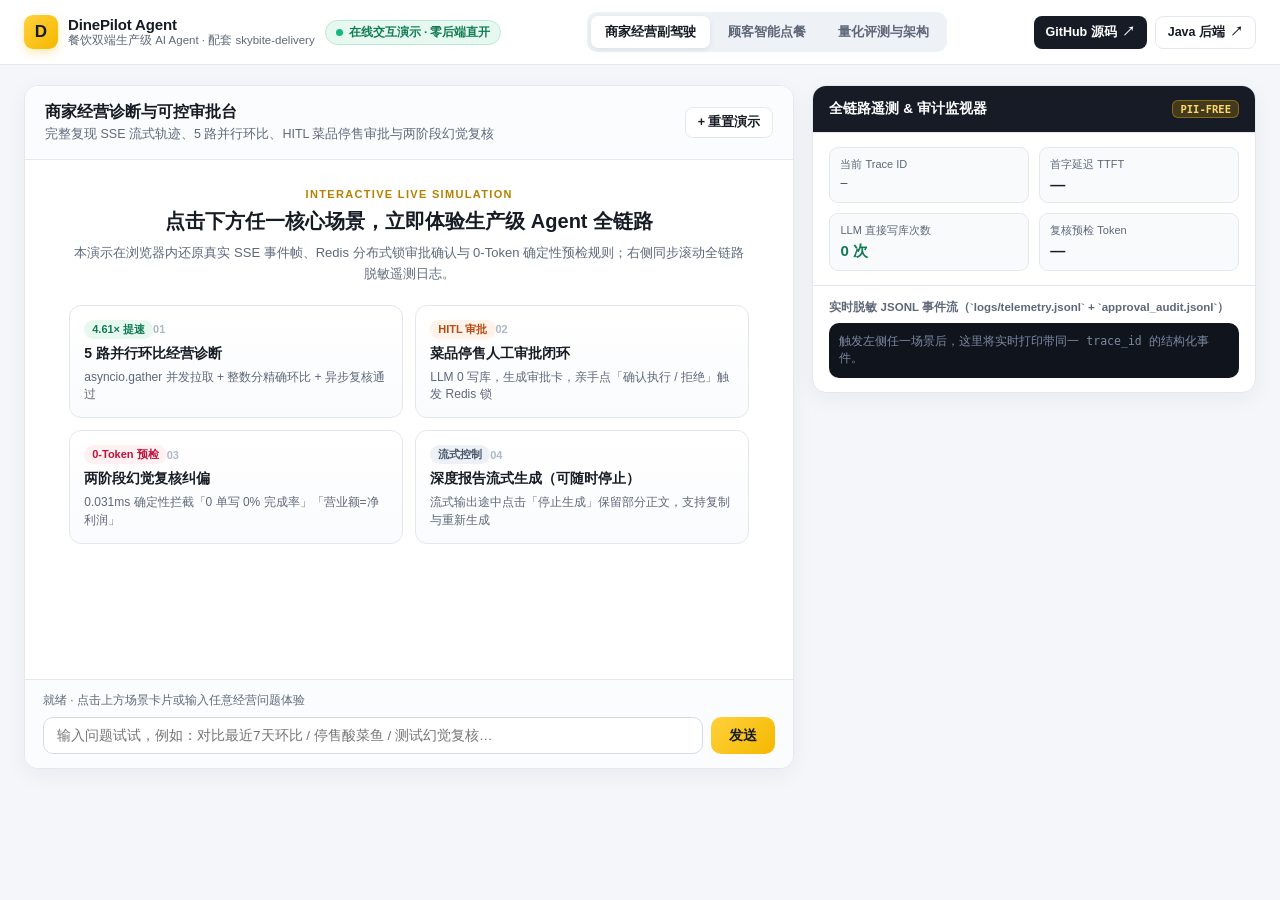
<file: docs/index.html>
<!doctype html>
<html lang="zh-CN">
<head>
  <meta charset="utf-8">
  <meta name="viewport" content="width=device-width, initial-scale=1">
  <title>DinePilot Agent — 餐饮双端 AI Agent 在线交互演示</title>
  <meta name="description" content="DinePilot Agent 在线交互演示：SSE 流式轨迹、5 路并行环比诊断、HITL 写操作人工审批、两阶段异步幻觉复核与双端权限隔离。">
  <link rel="icon" href="data:image/svg+xml,<svg xmlns='http://www.w3.org/2000/svg' viewBox='0 0 32 32'><rect width='32' height='32' rx='8' fill='%23f5b800'/><text x='16' y='22' text-anchor='middle' font-size='18' font-weight='800' fill='%23171b24'>D</text></svg>">
  <link rel="stylesheet" href="./demo.css">
  <script type="module" src="./demo.mjs"></script>
</head>
<body>
  <div class="dp-shell">
    <header class="dp-topbar">
      <div class="dp-brand">
        <span class="dp-logo" aria-hidden="true">D</span>
        <div class="dp-brand-copy">
          <strong>DinePilot Agent</strong>
          <small>餐饮双端生产级 AI Agent · 配套 skybite-delivery</small>
        </div>
        <span class="dp-pill dp-pill--live"><span class="dp-dot"></span>在线交互演示 · 零后端直开</span>
      </div>

      <nav class="dp-tabs" role="tablist" aria-label="演示视角切换">
        <button class="dp-tab active" type="button" role="tab" aria-selected="true" data-tab="merchant">商家经营副驾驶</button>
        <button class="dp-tab" type="button" role="tab" aria-selected="false" data-tab="customer">顾客智能点餐</button>
        <button class="dp-tab" type="button" role="tab" aria-selected="false" data-tab="benchmarks">量化评测与架构</button>
      </nav>

      <div class="dp-top-links">
        <a class="dp-link-btn" href="https://github.com/zak78805-art/dinepilot-agent" target="_blank" rel="noopener noreferrer">
          <span>GitHub 源码</span>
          <span aria-hidden="true">↗</span>
        </a>
        <a class="dp-link-btn dp-link-btn--ghost" href="https://github.com/zak78805-art/skybite-delivery" target="_blank" rel="noopener noreferrer">
          <span>Java 后端</span>
          <span aria-hidden="true">↗</span>
        </a>
      </div>
    </header>

    <main class="dp-main">
      <!-- TAB 1: MERCHANT PLAYGROUND -->
      <section id="panel-merchant" class="dp-panel dp-grid">
        <div class="dp-chat-card">
          <div class="dp-card-head">
            <div>
              <h2>商家经营诊断与可控审批台</h2>
              <p>完整复现 SSE 流式轨迹、5 路并行环比、HITL 菜品停售审批与两阶段幻觉复核</p>
            </div>
            <button id="m-reset" class="dp-btn-ghost" type="button">+ 重置演示</button>
          </div>

          <div id="m-conversation" class="dp-conversation">
            <div id="m-welcome" class="dp-welcome">
              <div class="dp-eyebrow">INTERACTIVE LIVE SIMULATION</div>
              <h3>点击下方任一核心场景，立即体验生产级 Agent 全链路</h3>
              <p class="dp-sub">本演示在浏览器内还原真实 SSE 事件帧、Redis 分布式锁审批确认与 0-Token 确定性预检规则；右侧同步滚动全链路脱敏遥测日志。</p>
              <div class="dp-scenario-grid">
                <button class="dp-scenario" type="button" data-m-scenario="parallel">
                  <div class="dp-scenario-top"><span class="dp-tag dp-tag--emerald">4.61× 提速</span><span class="dp-idx">01</span></div>
                  <b>5 路并行环比经营诊断</b>
                  <small>asyncio.gather 并发拉取 + 整数分精确环比 + 异步复核通过</small>
                </button>
                <button class="dp-scenario" type="button" data-m-scenario="hitl">
                  <div class="dp-scenario-top"><span class="dp-tag dp-tag--amber">HITL 审批</span><span class="dp-idx">02</span></div>
                  <b>菜品停售人工审批闭环</b>
                  <small>LLM 0 写库，生成审批卡，亲手点「确认执行 / 拒绝」触发 Redis 锁</small>
                </button>
                <button class="dp-scenario" type="button" data-m-scenario="hallucination">
                  <div class="dp-scenario-top"><span class="dp-tag dp-tag--rose">0-Token 预检</span><span class="dp-idx">03</span></div>
                  <b>两阶段幻觉复核纠偏</b>
                  <small>0.031ms 确定性拦截「0 单写 0% 完成率」「营业额=净利润」</small>
                </button>
                <button class="dp-scenario" type="button" data-m-scenario="stream-stop">
                  <div class="dp-scenario-top"><span class="dp-tag dp-tag--slate">流式控制</span><span class="dp-idx">04</span></div>
                  <b>深度报告流式生成（可随时停止）</b>
                  <small>流式输出途中点击「停止生成」保留部分正文，支持复制与重新生成</small>
                </button>
              </div>
            </div>
            <div id="m-messages" class="dp-messages" aria-live="polite"></div>
          </div>

          <div class="dp-composer">
            <div id="m-status" class="dp-status">就绪 · 点击上方场景卡片或输入任意经营问题体验</div>
            <form id="m-form" class="dp-form">
              <input id="m-input" type="text" maxlength="500" placeholder="输入问题试试，例如：对比最近7天环比 / 停售酸菜鱼 / 测试幻觉复核…">
              <button id="m-stop" class="dp-btn-danger" type="button" hidden>■ 停止生成</button>
              <button id="m-send" class="dp-btn-primary" type="submit">发送</button>
            </form>
          </div>
        </div>

        <aside class="dp-inspector" aria-label="全链路可观测面板">
          <div class="dp-inspector-head">
            <strong>全链路遥测 & 审计监视器</strong>
            <span class="dp-badge-mono">PII-FREE</span>
          </div>

          <div class="dp-kpi-row">
            <div class="dp-kpi">
              <span>当前 Trace ID</span>
              <code id="ins-trace">—</code>
            </div>
            <div class="dp-kpi">
              <span>首字延迟 TTFT</span>
              <strong id="ins-ttft">—</strong>
            </div>
            <div class="dp-kpi">
              <span>LLM 直接写库次数</span>
              <strong id="ins-writes" class="dp-green">0 次</strong>
            </div>
            <div class="dp-kpi">
              <span>复核预检 Token</span>
              <strong id="ins-rev-tok">—</strong>
            </div>
          </div>

          <div class="dp-log-section">
            <div class="dp-log-title">实时脱敏 JSONL 事件流（`logs/telemetry.jsonl` + `approval_audit.jsonl`）</div>
            <div id="ins-logs" class="dp-log-stream">
              <div class="dp-log-empty">触发左侧任一场景后，这里将实时打印带同一 trace_id 的结构化事件。</div>
            </div>
          </div>
        </aside>
      </section>

      <!-- TAB 2: CUSTOMER PLAYGROUND -->
      <section id="panel-customer" class="dp-panel dp-grid" hidden>
        <div class="dp-chat-card">
          <div class="dp-card-head">
            <div>
              <h2>顾客智能点餐助手（独立零信任只读边界）</h2>
              <p>独立用户 JWT · 仅 6 个只读工具 · GET 路径白名单 · 自动剥离手机号与地址</p>
            </div>
            <button id="c-reset" class="dp-btn-ghost" type="button">+ 重置演示</button>
          </div>

          <div id="c-conversation" class="dp-conversation">
            <div id="c-welcome" class="dp-welcome">
              <div class="dp-eyebrow">CUSTOMER READ-ONLY SANDBOX</div>
              <h3>体验顾客端预算配餐、隐私脱敏查单与越权拦截</h3>
              <div class="dp-scenario-grid dp-scenario-grid--three">
                <button class="dp-scenario" type="button" data-c-scenario="meal">
                  <div class="dp-scenario-top"><span class="dp-tag dp-tag--emerald">预算配餐</span><span class="dp-idx">01</span></div>
                  <b>两人 60 元不辣推荐</b>
                  <small>精确分加总推荐组合，显式声明不含配送/打包费与过敏原边界</small>
                </button>
                <button class="dp-scenario" type="button" data-c-scenario="orders">
                  <div class="dp-scenario-top"><span class="dp-tag dp-tag--slate">隐私投影</span><span class="dp-idx">02</span></div>
                  <b>查询本人最近订单</b>
                  <small>二次核验 userId 归属，自动剔除 phone / address / consignee</small>
                </button>
                <button class="dp-scenario" type="button" data-c-scenario="blocked">
                  <div class="dp-scenario-top"><span class="dp-tag dp-tag--rose">安全红队</span><span class="dp-idx">03</span></div>
                  <b>尝试越权停售菜品 / 催单</b>
                  <small>演示跨端 401 拒绝与 GET 写副作用路径白名单拦截</small>
                </button>
              </div>
            </div>
            <div id="c-messages" class="dp-messages" aria-live="polite"></div>
          </div>

          <div class="dp-composer">
            <div id="c-status" class="dp-status">用户凭证模式：独立 Bearer JWT（不读取管理端 Cookie）</div>
            <form id="c-form" class="dp-form">
              <input id="c-input" type="text" maxlength="500" placeholder="例如：两人60元不辣选餐 / 查我的订单 / 帮我取消订单…">
              <button id="c-send" class="dp-btn-primary" type="submit">发送</button>
            </form>
          </div>
        </div>

        <aside class="dp-inspector">
          <div class="dp-inspector-head">
            <strong>双端安全隔离清单（实测通过）</strong>
            <span class="dp-badge-mono">ZERO-TRUST</span>
          </div>
          <ul class="dp-sec-list">
            <li><b>认证硬隔离</b>：顾客 JWT 访问商家 8 个端点全部 <code>401</code>；管理员 JWT 访问顾客端 2 个端点全部 <code>401</code>。</li>
            <li><b>路径白名单</b>：显式阻断 <code>/admin/*</code> 与旧 API 写副作用 <code>GET /user/order/reminder/{id}</code>。</li>
            <li><b>连接池零串号</b>：共享 <code>httpx.AsyncClient</code> 不挂载默认鉴权头，每次请求由协程 <code>ContextVar</code> 独立注入。</li>
            <li><b>PII 自动剥离</b>：订单查询强制二次校验 <code>record.userId == current_customer_id</code>，剔除手机号、门牌与姓名。</li>
            <li><b>限流与配额防刷</b>：按 <code>(role, user_id)</code> 滑动窗口限流与每日 Token 预算熔断，超限返回 <code>429 + Retry-After</code>。</li>
          </ul>
        </aside>
      </section>

      <!-- TAB 3: BENCHMARKS & METRICS -->
      <section id="panel-benchmarks" class="dp-panel" hidden>
        <div class="dp-bench-wrap">
          <div class="dp-bench-hero">
            <div class="dp-kpi-card"><span>百炼 36 例有效复核准确率</span><strong>100%</strong><small>33/33 有效结论 · 0% 误报 · 0% 漏报</small></div>
            <div class="dp-kpi-card"><span>复核超时率优化（A/B 实测）</span><strong>35.7% → 8.3%</strong><small>0-Token 规则拦截 19.4%（0.031 ms）</small></div>
            <div class="dp-kpi-card"><span>5 路并行环比诊断加速</span><strong>4.61×</strong><small>604.9 ms → 131.3 ms（延迟降 78.3%）</small></div>
            <div class="dp-kpi-card"><span>跨栈全离线自动化测试</span><strong>351 项</strong><small>Python 286 · Node 58 · Java 7 · 0 密钥泄漏</small></div>
          </div>

          <div class="dp-bench-grid">
            <article class="dp-bench-card">
              <h3>两阶段经营报告幻觉复核 A/B 评测（通义千问 qwen3.7-plus）</h3>
              <table class="dp-table">
                <thead>
                  <tr><th>版本</th><th>样本数</th><th>0-Token 规则拦截</th><th>有效准确率</th><th>误报 / 漏报</th><th>超时率</th></tr>
                </thead>
                <tbody>
                  <tr><td>Baseline（纯 LLM · 12.5s）</td><td>14</td><td>1（7.1%）</td><td>9/9（100%）</td><td>0% / 0%</td><td>35.7%（5/14）</td></tr>
                  <tr class="dp-highlight"><td><strong>Optimized（整数预检 + 22s）</strong></td><td><strong>36</strong></td><td><strong>7（19.4%）</strong></td><td><strong>33/33（100%）</strong></td><td><strong>0.0% / 0.0%</strong></td><td><strong>8.3%（3/36）</strong></td></tr>
                </tbody>
              </table>
              <p class="dp-bench-note">原始评测报告已归档于仓库 <code>docs/benchmarks/review-eval-36-live-qwen3.7-plus.json</code>，包含 2/2 Prompt Injection 防御全通过证据。</p>
            </article>

            <article class="dp-bench-card">
              <h3>受控并行工作流 vs 串行执行延迟基准（5 路聚合接口）</h3>
              <table class="dp-table">
                <thead>
                  <tr><th>编排方案</th><th>均值</th><th>P50</th><th>P95</th><th>对比提升</th></tr>
                </thead>
                <tbody>
                  <tr><td>串行顺序调用（5 次 I/O）</td><td>604.9 ms</td><td>603.9 ms</td><td>608.4 ms</td><td>基线</td></tr>
                  <tr class="dp-highlight"><td><strong>asyncio.gather 并行扇出</strong></td><td><strong>131.3 ms</strong></td><td><strong>126.7 ms</strong></td><td><strong>140.1 ms</strong></td><td><strong>4.61× 加速 / -78.3%</strong></td></tr>
                </tbody>
              </table>
              <p class="dp-bench-note">含上期接口异常自动局部降级（<code>previous_available=False</code>）与整数分（cents）/ 万分比（bps）防浮点误差计算。</p>
            </article>
          </div>

          <div class="dp-bench-screens">
            <figure class="dp-shot">
              <img src="./images/merchant-assistant.png" alt="商家经营助手实拍截图" loading="lazy">
              <figcaption>本地全栈联调实拍 · 商家端经营助手（对接苍穹外卖管理端 Nginx 同源集成）</figcaption>
            </figure>
            <figure class="dp-shot">
              <img src="./images/customer-assistant.png" alt="顾客点餐助手实拍截图" loading="lazy">
              <figcaption>本地全栈联调实拍 · 顾客端智能点餐助手（独立用户 JWT，零管理端 Cookie 依赖）</figcaption>
            </figure>
          </div>
        </div>
      </section>
    </main>
  </div>
</body>
</html>
</file>
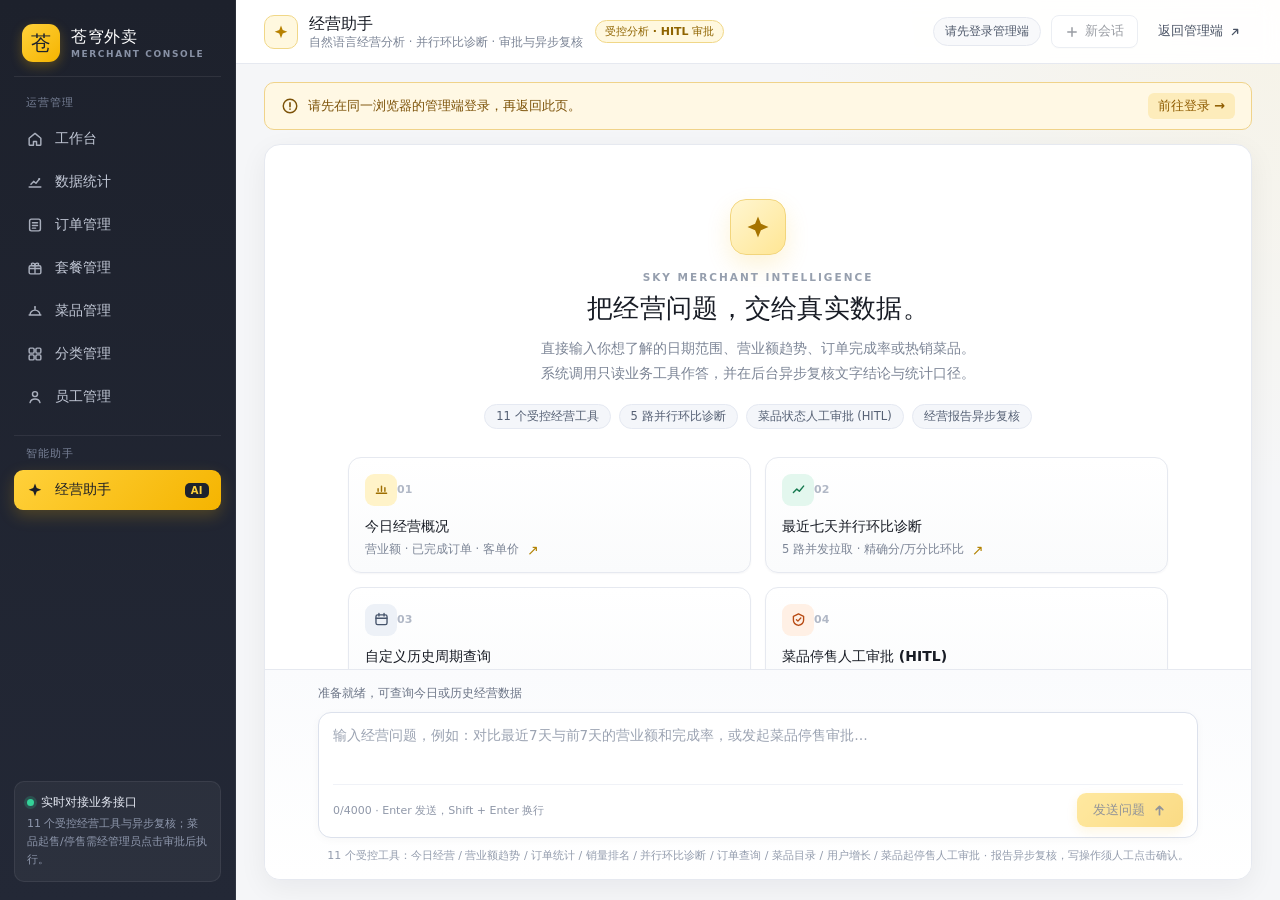
<file: web/index.html>
<!doctype html>
<html lang="zh-CN">
<head>
  <meta charset="utf-8">
  <meta name="viewport" content="width=device-width, initial-scale=1">
  <meta name="referrer" content="same-origin">
  <title>经营助手 · 苍穹外卖</title>
  <link rel="icon" href="data:,">
  <link rel="stylesheet" href="./styles.css">
  <script type="module" src="./app.mjs"></script>
</head>
<body>
  <div class="app-shell">
    <aside class="sidebar" aria-label="管理导航">
      <a class="brand" href="/" aria-label="返回苍穹外卖管理端">
        <span class="brand-mark" aria-hidden="true">苍</span>
        <span class="brand-text">
          <strong>苍穹外卖</strong>
          <small>MERCHANT CONSOLE</small>
        </span>
      </a>

      <div class="nav-group">
        <div class="nav-caption">运营管理</div>
        <a class="nav-item" href="/#/dashboard">
          <svg class="nav-icon" viewBox="0 0 20 20" fill="none" aria-hidden="true"><path d="M3.5 9.2 10 3.8l6.5 5.4V16a1 1 0 0 1-1 1h-3.8v-4.2H8.3V17H4.5a1 1 0 0 1-1-1V9.2Z" stroke="currentColor" stroke-width="1.6" stroke-linejoin="round"/></svg>
          <span>工作台</span>
        </a>
        <a class="nav-item" href="/#/statistics">
          <svg class="nav-icon" viewBox="0 0 20 20" fill="none" aria-hidden="true"><path d="M3.5 15.5h13M5.5 12.5l3-3.2 2.6 2.1 3.6-4.6" stroke="currentColor" stroke-width="1.6" stroke-linecap="round" stroke-linejoin="round"/><circle cx="14.7" cy="6.8" r="1.2" fill="currentColor"/></svg>
          <span>数据统计</span>
        </a>
        <a class="nav-item" href="/#/order">
          <svg class="nav-icon" viewBox="0 0 20 20" fill="none" aria-hidden="true"><rect x="4" y="3.5" width="12" height="13" rx="2" stroke="currentColor" stroke-width="1.6"/><path d="M7.2 7.5h5.6M7.2 10.5h5.6M7.2 13.5h3.5" stroke="currentColor" stroke-width="1.6" stroke-linecap="round"/></svg>
          <span>订单管理</span>
        </a>
        <a class="nav-item" href="/#/setmeal">
          <svg class="nav-icon" viewBox="0 0 20 20" fill="none" aria-hidden="true"><rect x="3.5" y="7.5" width="13" height="9" rx="1.6" stroke="currentColor" stroke-width="1.6"/><path d="M10 7.5v9M3.5 10.5h13M10 7.5c0-1.9-1.1-3-2.5-3S5.5 5.4 6.5 6.8c.5.7 1.8.7 3.5.7Zm0 0c0-1.9 1.1-3 2.5-3s2 .9 1 2.3c-.5.7-1.8.7-3.5.7Z" stroke="currentColor" stroke-width="1.5" stroke-linejoin="round"/></svg>
          <span>套餐管理</span>
        </a>
        <a class="nav-item" href="/#/dish">
          <svg class="nav-icon" viewBox="0 0 20 20" fill="none" aria-hidden="true"><path d="M3.5 14.5h13M4.5 14.5a5.5 5.5 0 0 1 11 0M10 6.5V9" stroke="currentColor" stroke-width="1.6" stroke-linecap="round"/><circle cx="10" cy="5.5" r="1.1" fill="currentColor"/></svg>
          <span>菜品管理</span>
        </a>
        <a class="nav-item" href="/#/category">
          <svg class="nav-icon" viewBox="0 0 20 20" fill="none" aria-hidden="true"><rect x="3.5" y="3.5" width="5.5" height="5.5" rx="1.3" stroke="currentColor" stroke-width="1.6"/><rect x="11" y="3.5" width="5.5" height="5.5" rx="1.3" stroke="currentColor" stroke-width="1.6"/><rect x="3.5" y="11" width="5.5" height="5.5" rx="1.3" stroke="currentColor" stroke-width="1.6"/><rect x="11" y="11" width="5.5" height="5.5" rx="1.3" stroke="currentColor" stroke-width="1.6"/></svg>
          <span>分类管理</span>
        </a>
        <a class="nav-item" href="/#/employee">
          <svg class="nav-icon" viewBox="0 0 20 20" fill="none" aria-hidden="true"><circle cx="10" cy="6.8" r="2.8" stroke="currentColor" stroke-width="1.6"/><path d="M4.5 16.2c.7-2.6 2.7-4 5.5-4s4.8 1.4 5.5 4" stroke="currentColor" stroke-width="1.6" stroke-linecap="round"/></svg>
          <span>员工管理</span>
        </a>
      </div>

      <div class="nav-group nav-group--ai">
        <div class="nav-caption">智能助手</div>
        <a class="nav-item active" href="/assistant/" aria-current="page">
          <svg class="nav-icon" viewBox="0 0 20 20" fill="none" aria-hidden="true"><path d="M10 2.8 11.9 7.8 17 9.8l-5.1 2-1.9 5.2-1.9-5.2L3 9.8l5.1-2L10 2.8Z" fill="currentColor"/></svg>
          <span>经营助手</span>
          <span class="nav-tag">AI</span>
        </a>
      </div>

      <div class="sidebar-note">
        <div class="sidebar-note-title"><span class="live-dot" aria-hidden="true"></span>实时对接业务接口</div>
        <p>11 个受控经营工具与异步复核；菜品起售/停售需经管理员点击审批后执行。</p>
      </div>
    </aside>

    <div class="workspace">
      <header class="topbar">
        <div class="topbar-left">
          <div class="topbar-title">
            <span class="assistant-symbol" aria-hidden="true">
              <svg viewBox="0 0 20 20" fill="none"><path d="M10 2.8 11.9 7.8 17 9.8l-5.1 2-1.9 5.2-1.9-5.2L3 9.8l5.1-2L10 2.8Z" fill="currentColor"/></svg>
            </span>
            <div>
              <h1>经营助手</h1>
              <span class="topbar-subtitle">自然语言经营分析 · 并行环比诊断 · 审批与异步复核</span>
            </div>
          </div>
          <span class="beta">受控分析 · HITL 审批</span>
        </div>

        <div class="topbar-actions">
          <span id="connection-status" class="connection-status">登录状态检查中</span>
          <button id="new-session" class="secondary" type="button">
            <svg viewBox="0 0 16 16" fill="none" aria-hidden="true"><path d="M8 3.2v9.6M3.2 8h9.6" stroke="currentColor" stroke-width="1.7" stroke-linecap="round"/></svg>
            <span>新会话</span>
          </button>
          <a class="back-link" href="/#/dashboard">
            <span>返回管理端</span>
            <svg viewBox="0 0 16 16" fill="none" aria-hidden="true"><path d="M5 11 11 5M6.5 5H11v4.5" stroke="currentColor" stroke-width="1.6" stroke-linecap="round" stroke-linejoin="round"/></svg>
          </a>
        </div>
      </header>

      <main class="main-content">
        <div id="auth-notice" class="auth-notice" role="alert" hidden>
          <div class="auth-notice-body">
            <svg viewBox="0 0 20 20" fill="none" aria-hidden="true"><circle cx="10" cy="10" r="7.5" stroke="currentColor" stroke-width="1.6"/><path d="M10 6.5v4.3M10 13.5h.01" stroke="currentColor" stroke-width="1.8" stroke-linecap="round"/></svg>
            <span id="auth-text">请先在管理端登录，再返回此页。</span>
          </div>
          <a class="auth-notice-link" href="/#/login">前往登录 →</a>
        </div>

        <section class="chat-panel" aria-label="经营数据对话">
          <div id="conversation" class="conversation" tabindex="0" aria-label="对话记录">
            <section id="welcome" class="welcome">
              <div class="welcome-mark" aria-hidden="true">
                <svg viewBox="0 0 28 28" fill="none"><path d="M14 3.5 16.9 10.7 24.5 14l-7.6 3.3L14 24.5l-2.9-7.2L3.5 14l7.6-3.3L14 3.5Z" fill="currentColor"/></svg>
              </div>
              <div class="welcome-eyebrow">SKY MERCHANT INTELLIGENCE</div>
              <h2>把经营问题，交给真实数据。</h2>
              <p>直接输入你想了解的日期范围、营业额趋势、订单完成率或热销菜品。<br>系统调用只读业务工具作答，并在后台异步复核文字结论与统计口径。</p>

              <div class="capability-pills" aria-hidden="true">
                <span>11 个受控经营工具</span>
                <span>5 路并行环比诊断</span>
                <span>菜品状态人工审批 (HITL)</span>
                <span>经营报告异步复核</span>
              </div>

              <div class="quick-questions">
                <button class="quick-question" type="button" data-question="查询今天的经营数据，说明营业额、已完成订单数和客单价，并注明统计口径。">
                  <div class="quick-question-top">
                    <span class="quick-icon quick-icon--gold" aria-hidden="true">
                      <svg viewBox="0 0 20 20" fill="none"><path d="M4 14.5h12M6 12V9M10 12V6M14 12V8" stroke="currentColor" stroke-width="1.7" stroke-linecap="round"/></svg>
                    </span>
                    <span class="quick-index">01</span>
                  </div>
                  <b>今日经营概况</b>
                  <small><span>营业额 · 已完成订单 · 客单价</span><i>↗</i></small>
                </button>
                <button class="quick-question" type="button" data-question="对比最近7天与前7天的经营情况，并发拉取营业额、订单完成率和热销商品做环比诊断，并注明包含今天的口径限制。">
                  <div class="quick-question-top">
                    <span class="quick-icon quick-icon--emerald" aria-hidden="true">
                      <svg viewBox="0 0 20 20" fill="none"><path d="M4 13.5 8 9.5l3 2.5 5-6" stroke="currentColor" stroke-width="1.7" stroke-linecap="round" stroke-linejoin="round"/></svg>
                    </span>
                    <span class="quick-index">02</span>
                  </div>
                  <b>最近七天并行环比诊断</b>
                  <small><span>5 路并发拉取 · 精确分/万分比环比</span><i>↗</i></small>
                </button>
                <button class="quick-question" type="button" data-question="查询2026年8月1日至8月7日的营业额、订单完成情况和热销商品，并说明统计口径。">
                  <div class="quick-question-top">
                    <span class="quick-icon quick-icon--slate" aria-hidden="true">
                      <svg viewBox="0 0 20 20" fill="none"><rect x="3.5" y="4.5" width="13" height="11.5" rx="2" stroke="currentColor" stroke-width="1.6"/><path d="M3.5 8.5h13M7 3v3M13 3v3" stroke="currentColor" stroke-width="1.6" stroke-linecap="round"/></svg>
                    </span>
                    <span class="quick-index">03</span>
                  </div>
                  <b>自定义历史周期查询</b>
                  <small><span>先填入模板，再按需修改日期</span><i>↗</i></small>
                </button>
                <button class="quick-question" type="button" data-question="帮我发起将「酸菜鱼」设为停售的审批单，原因是今日食材售罄。">
                  <div class="quick-question-top">
                    <span class="quick-icon quick-icon--amber" aria-hidden="true">
                      <svg viewBox="0 0 20 20" fill="none"><path d="M10 3.5 16 6.2v4.3c0 3.4-2.5 5.6-6 6.5-3.5-.9-6-3.1-6-6.5V6.2L10 3.5Z" stroke="currentColor" stroke-width="1.6" stroke-linejoin="round"/><path d="m7.6 10.2 1.7 1.7 3.4-3.6" stroke="currentColor" stroke-width="1.6" stroke-linecap="round" stroke-linejoin="round"/></svg>
                    </span>
                    <span class="quick-index">04</span>
                  </div>
                  <b>菜品停售人工审批 (HITL)</b>
                  <small><span>仅生成待审批单，点击确认才生效</span><i>↗</i></small>
                </button>
              </div>
            </section>
            <div id="messages" class="messages-stream" role="log" aria-live="polite" aria-relevant="additions"></div>
          </div>

          <div class="composer-area">
            <div class="composer-inner">
              <div id="status" class="request-status" role="status">准备就绪，可查询今日或历史经营数据</div>
              <form id="chat-form">
                <label for="question" class="sr-only">输入经营问题</label>
                <textarea id="question" rows="2" maxlength="4000" placeholder="输入经营问题，例如：对比最近7天与前7天的营业额和完成率，或发起菜品停售审批…"></textarea>
                <div class="composer-actions">
                  <span class="composer-meta"><span id="char-count">0</span>/4000<span class="keyboard-hint"> · Enter 发送，Shift + Enter 换行</span></span>
                  <div class="composer-buttons">
                    <button id="stop-stream" class="stop-btn" type="button" hidden>
                      <svg viewBox="0 0 16 16" fill="none" aria-hidden="true"><rect x="4" y="4" width="8" height="8" rx="1.5" fill="currentColor"/></svg>
                      <span>停止生成</span>
                    </button>
                    <button id="send" type="submit">
                      <span>发送问题</span>
                      <svg viewBox="0 0 16 16" fill="none" aria-hidden="true"><path d="M8 12.5V3.5M4.5 7 8 3.5 11.5 7" stroke="currentColor" stroke-width="1.8" stroke-linecap="round" stroke-linejoin="round"/></svg>
                    </button>
                  </div>
                </div>
              </form>
              <p class="scope-note">11 个受控工具：今日经营 / 营业额趋势 / 订单统计 / 销量排名 / 并行环比诊断 / 订单查询 / 菜品目录 / 用户增长 / 菜品起停售人工审批 · 报告异步复核，写操作须人工点击确认。</p>
            </div>
          </div>
        </section>
      </main>
    </div>
  </div>
  <noscript>请启用 JavaScript 后使用经营助手。</noscript>
</body>
</html>
</file>
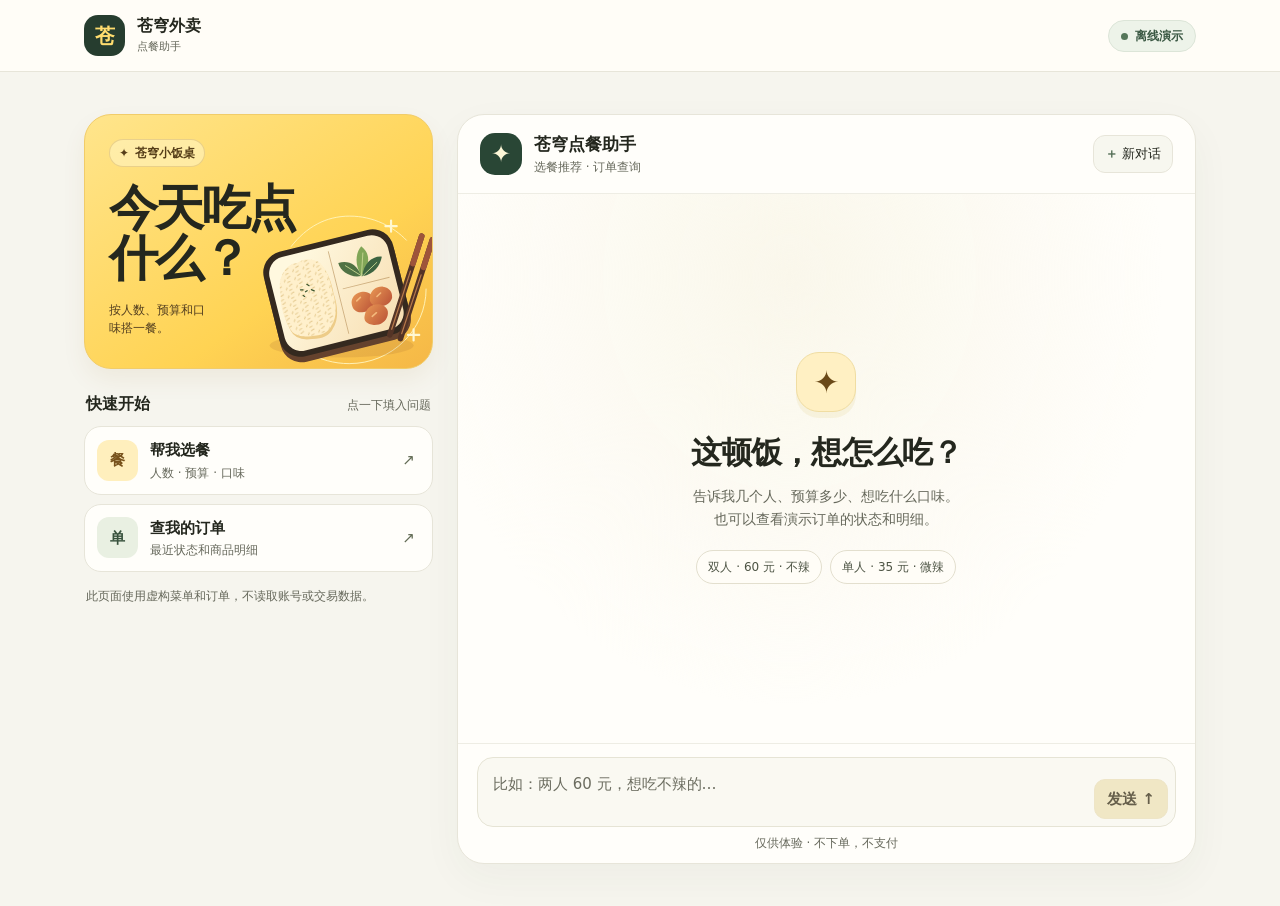
<file: web/customer/index.html>
<!doctype html>
<html lang="zh-CN">
<head>
  <meta charset="utf-8">
  <meta name="viewport" content="width=device-width, initial-scale=1">
  <meta http-equiv="Content-Security-Policy" content="default-src 'none'; script-src 'self' file:; style-src 'self' file:; img-src 'self' file:; connect-src 'none'; form-action 'none'; base-uri 'none'">
  <title>点餐助手 · 苍穹外卖</title>
  <link rel="stylesheet" href="./styles.css">
  <script defer src="./demo.js"></script>
  <script defer src="./app.js"></script>
</head>
<body>
  <header class="topbar">
    <div class="topbar-inner">
      <div class="brand"><span class="brand-icon" aria-hidden="true">苍</span><div><strong>苍穹外卖</strong><small>点餐助手</small></div></div>
      <span class="demo-badge"><span aria-hidden="true"></span> 离线演示</span>
    </div>
  </header>
  <main class="layout">
    <aside class="rail" aria-label="快捷场景">
      <section class="hero" aria-labelledby="hero-title">
        <p class="hero-caption"><span aria-hidden="true">✦</span> 苍穹小饭桌</p>
        <h1 id="hero-title">今天吃点<br>什么？</h1>
        <p class="hero-desc">按人数、预算和口味搭一餐。</p>
        <img class="bento" src="./bento.svg" alt="">
      </section>
      <section class="quick" aria-labelledby="quick-title">
        <div class="quick-heading"><h2 id="quick-title">快速开始</h2><span>点一下填入问题</span></div>
        <button class="shortcut" type="button" data-prompt="两个人，预算 60 元，不辣">
          <span class="shortcut-icon gold" aria-hidden="true">餐</span><span><strong>帮我选餐</strong><small>人数 · 预算 · 口味</small></span><span class="arrow" aria-hidden="true">↗</span>
        </button>
        <button class="shortcut" type="button" data-prompt="查我的最近订单">
          <span class="shortcut-icon mint" aria-hidden="true">单</span><span><strong>查我的订单</strong><small>最近状态和商品明细</small></span><span class="arrow" aria-hidden="true">↗</span>
        </button>
      </section>
      <p class="rail-note">此页面使用虚构菜单和订单，不读取账号或交易数据。</p>
    </aside>
    <section class="panel" aria-labelledby="chat-title">
      <header class="panel-header">
        <div class="panel-brand"><span class="assistant-icon" aria-hidden="true">✦</span><div><h2 id="chat-title">苍穹点餐助手</h2><p>选餐推荐 · 订单查询</p></div></div>
        <button type="button" class="reset" id="reset"><span aria-hidden="true">＋</span> 新对话</button>
      </header>
      <div id="feed" class="feed" tabindex="0" aria-label="对话内容">
        <div id="welcome" class="welcome">
          <div class="welcome-icon" aria-hidden="true">✦</div>
          <h3>这顿饭，想怎么吃？</h3>
          <p>告诉我几个人、预算多少、想吃什么口味。<br class="desktop-break">也可以查看演示订单的状态和明细。</p>
          <div class="examples">
            <button type="button" data-prompt="两个人，预算 60 元，不辣">双人 · 60 元 · 不辣</button>
            <button type="button" data-prompt="一个人，预算 35 元，微辣">单人 · 35 元 · 微辣</button>
          </div>
        </div>
        <div id="turns" role="log" aria-label="聊天记录"></div>
        <p id="working" class="working" role="status" hidden><span aria-hidden="true">✦</span> 正在整理演示结果…</p>
      </div>
      <footer class="composer">
        <p id="error" class="error" role="alert" hidden></p>
        <form id="composer">
          <label class="sr-only" for="question">输入选餐或订单问题</label>
          <div class="input-wrap">
            <textarea id="question" rows="2" maxlength="280" placeholder="比如：两人 60 元，想吃不辣的…"></textarea>
            <button id="send" type="submit" disabled>发送 <span aria-hidden="true">↑</span></button>
          </div>
        </form>
        <p class="composer-note">仅供体验 · 不下单，不支付</p>
      </footer>
    </section>
  </main>
  <dialog id="details" aria-labelledby="detail-title">
    <div class="dialog-top">
      <div><p class="detail-kicker">模拟订单详情</p><h2 id="detail-title"></h2></div>
      <button type="button" class="close" id="close-details" aria-label="关闭订单详情">×</button>
    </div>
    <div id="detail-body"></div>
  </dialog>
  <noscript><p class="no-script">请启用 JavaScript 以使用此离线演示。</p></noscript>
</body>
</html>
</file>
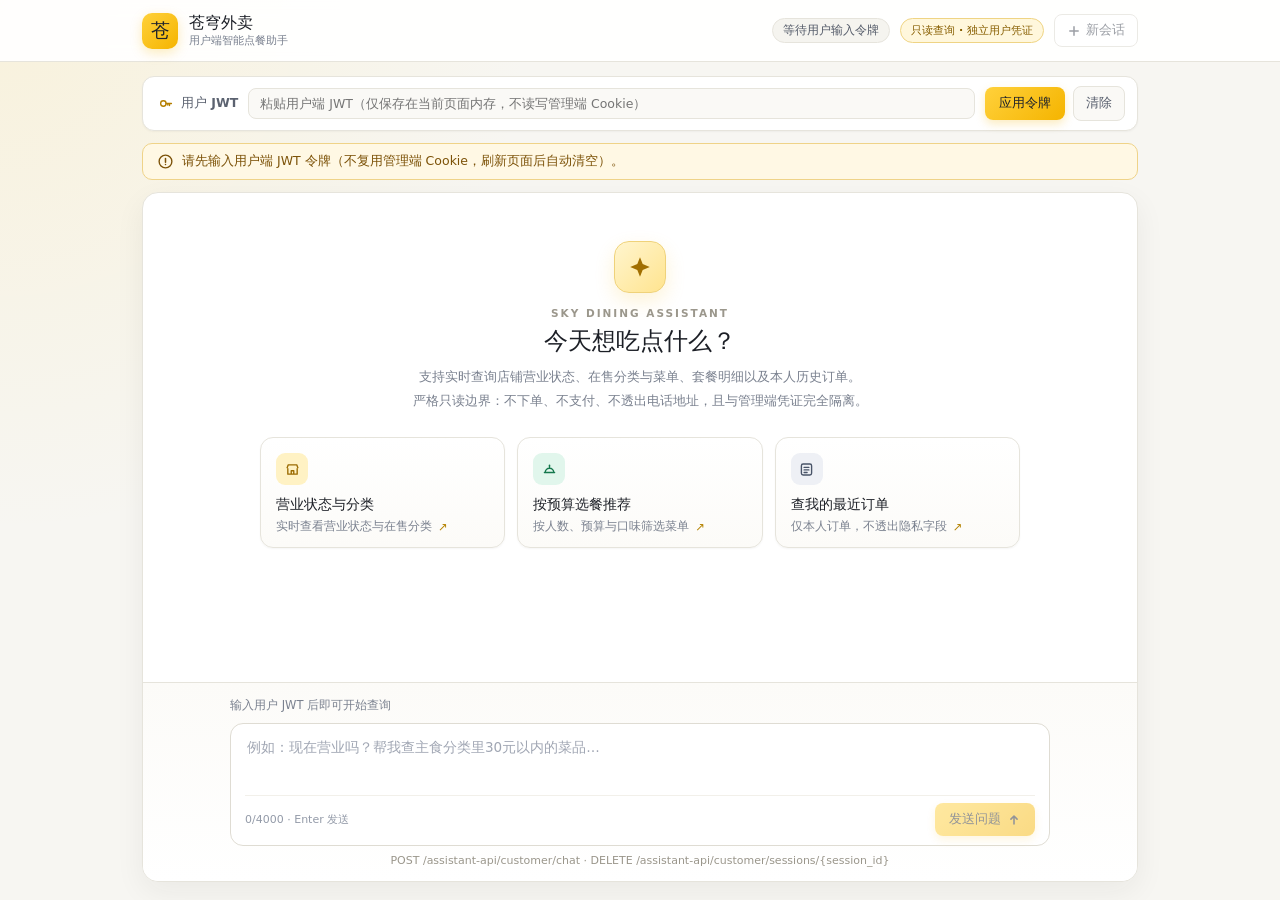
<file: web/customer/live.html>
<!doctype html>
<html lang="zh-CN">
<head>
  <meta charset="utf-8">
  <meta name="viewport" content="width=device-width, initial-scale=1">
  <meta name="referrer" content="same-origin">
  <title>点餐助手（联调版） · 苍穹外卖</title>
  <link rel="icon" href="data:,">
  <link rel="stylesheet" href="./live.css">
  <script type="module" src="./live.mjs"></script>
</head>
<body>
  <div class="customer-shell">
    <header class="topbar">
      <div class="topbar-inner">
        <div class="brand">
          <span class="brand-mark" aria-hidden="true">苍</span>
          <div class="brand-copy">
            <strong>苍穹外卖</strong>
            <small>用户端智能点餐助手</small>
          </div>
        </div>
        <div class="topbar-right">
          <span id="connection-status" class="status-pill">等待用户输入令牌</span>
          <span class="badge">只读查询 · 独立用户凭证</span>
          <button id="new-session" class="btn-secondary" type="button">
            <svg viewBox="0 0 16 16" fill="none" aria-hidden="true"><path d="M8 3.2v9.6M3.2 8h9.6" stroke="currentColor" stroke-width="1.7" stroke-linecap="round"/></svg>
            <span>新会话</span>
          </button>
        </div>
      </div>
    </header>

    <main class="main-wrap">
      <section class="token-bar" aria-label="用户令牌配置">
        <div class="token-label-group">
          <svg class="token-icon" viewBox="0 0 20 20" fill="none" aria-hidden="true"><circle cx="7.5" cy="10" r="3.2" stroke="currentColor" stroke-width="1.6"/><path d="M10.7 10h6.3m-2.3 0v2.4m-2-2.4v1.8" stroke="currentColor" stroke-width="1.6" stroke-linecap="round"/></svg>
          <label for="user-token">用户 JWT</label>
        </div>
        <input id="user-token" type="password" autocomplete="off" placeholder="粘贴用户端 JWT（仅保存在当前页面内存，不读写管理端 Cookie）">
        <div class="token-actions">
          <button id="apply-token" class="btn-primary" type="button">应用令牌</button>
          <button id="clear-token" class="btn-ghost" type="button">清除</button>
        </div>
      </section>

      <div id="auth-notice" class="auth-notice" role="alert">
        <svg viewBox="0 0 20 20" fill="none" aria-hidden="true"><circle cx="10" cy="10" r="7.5" stroke="currentColor" stroke-width="1.6"/><path d="M10 6.5v4.3M10 13.5h.01" stroke="currentColor" stroke-width="1.8" stroke-linecap="round"/></svg>
        <span id="auth-text">请先输入用户端 JWT 令牌。</span>
      </div>

      <section class="chat-panel" aria-label="点餐助手对话">
        <div id="conversation" class="conversation" tabindex="0">
          <section id="welcome" class="welcome">
            <div class="welcome-mark" aria-hidden="true">
              <svg viewBox="0 0 28 28" fill="none"><path d="M14 3.5 16.9 10.7 24.5 14l-7.6 3.3L14 24.5l-2.9-7.2L3.5 14l7.6-3.3L14 3.5Z" fill="currentColor"/></svg>
            </div>
            <div class="welcome-eyebrow">SKY DINING ASSISTANT</div>
            <h2>今天想吃点什么？</h2>
            <p>支持实时查询店铺营业状态、在售分类与菜单、套餐明细以及本人历史订单。<br>严格只读边界：不下单、不支付、不透出电话地址，且与管理端凭证完全隔离。</p>
            <div class="quick-questions">
              <button class="quick-question" type="button" data-question="现在店铺营业吗？有哪些在售分类？">
                <span class="quick-icon quick-icon--gold" aria-hidden="true">
                  <svg viewBox="0 0 20 20" fill="none"><path d="M3.5 8.5 5 4.5h10l1.5 4M4.5 8.5v7h11v-7M8.5 15.5v-4h3v4" stroke="currentColor" stroke-width="1.6" stroke-linejoin="round"/></svg>
                </span>
                <b>营业状态与分类</b>
                <small><span>实时查看营业状态与在售分类</span><i>↗</i></small>
              </button>
              <button class="quick-question" type="button" data-question="两个人，单项预算35元以内，想吃不辣的菜品，请查一下在售菜单。">
                <span class="quick-icon quick-icon--mint" aria-hidden="true">
                  <svg viewBox="0 0 20 20" fill="none"><path d="M4 13.5h12M5 13.5a5 5 0 0 1 10 0M10 6v2.5" stroke="currentColor" stroke-width="1.6" stroke-linecap="round"/><circle cx="10" cy="5.2" r="1" fill="currentColor"/></svg>
                </span>
                <b>按预算选餐推荐</b>
                <small><span>按人数、预算与口味筛选菜单</span><i>↗</i></small>
              </button>
              <button class="quick-question" type="button" data-question="查一下我最近的订单状态和商品明细。">
                <span class="quick-icon quick-icon--slate" aria-hidden="true">
                  <svg viewBox="0 0 20 20" fill="none"><rect x="4" y="3.5" width="12" height="13" rx="2" stroke="currentColor" stroke-width="1.6"/><path d="M7.2 7.5h5.6M7.2 10.5h5.6M7.2 13.5h3.5" stroke="currentColor" stroke-width="1.6" stroke-linecap="round"/></svg>
                </span>
                <b>查我的最近订单</b>
                <small><span>仅本人订单，不透出隐私字段</span><i>↗</i></small>
              </button>
            </div>
          </section>
          <div id="messages" class="messages-stream" role="log" aria-live="polite" aria-relevant="additions"></div>
        </div>

        <div class="composer-area">
          <div class="composer-inner">
            <div id="status" class="request-status" role="status">输入用户 JWT 后即可开始查询</div>
            <form id="chat-form">
              <label for="question" class="sr-only">输入选餐或订单问题</label>
              <textarea id="question" rows="2" maxlength="4000" placeholder="例如：现在营业吗？帮我查主食分类里30元以内的菜品…"></textarea>
              <div class="composer-actions">
                <span class="composer-meta"><span id="char-count">0</span>/4000 · Enter 发送</span>
                <button id="send" class="btn-primary btn-send" type="submit" disabled>
                  <span>发送问题</span>
                  <svg viewBox="0 0 16 16" fill="none" aria-hidden="true"><path d="M8 12.5V3.5M4.5 7 8 3.5 11.5 7" stroke="currentColor" stroke-width="1.8" stroke-linecap="round" stroke-linejoin="round"/></svg>
                </button>
              </div>
            </form>
            <p class="scope-note">POST /assistant-api/customer/chat · DELETE /assistant-api/customer/sessions/{session_id}</p>
          </div>
        </div>
      </section>
    </main>
  </div>
</body>
</html>
</file>
<file: docs/demo.css>
:root {
  --bg: #f4f6fa;
  --surface: #ffffff;
  --ink: #171b24;
  --muted: #5e6879;
  --border: #e3e8f0;
  --gold: #f5b800;
  --gold-soft: #fff8df;
  --emerald: #0f7b52;
  --emerald-soft: #e7f8f0;
  --amber: #b84b14;
  --amber-soft: #fff2e8;
  --rose: #be123c;
  --rose-soft: #fff1f2;
  --dark: #161b26;
  --radius: 14px;
}

* { box-sizing: border-box; }
html, body {
  margin: 0;
  height: 100%;
  font-family: -apple-system, BlinkMacSystemFont, "Segoe UI", "PingFang SC", "Microsoft YaHei", sans-serif;
  background: var(--bg);
  color: var(--ink);
  -webkit-font-smoothing: antialiased;
}

.dp-shell {
  min-height: 100vh;
  display: flex;
  flex-direction: column;
}

.dp-topbar {
  position: sticky;
  top: 0;
  z-index: 20;
  display: flex;
  flex-wrap: wrap;
  align-items: center;
  justify-content: space-between;
  gap: 12px;
  padding: 12px 24px;
  background: rgba(255, 255, 255, 0.94);
  backdrop-filter: blur(10px);
  border-bottom: 1px solid var(--border);
}

.dp-brand {
  display: flex;
  align-items: center;
  gap: 10px;
  flex-wrap: wrap;
}

.dp-logo {
  width: 34px;
  height: 34px;
  border-radius: 9px;
  background: linear-gradient(135deg, #ffd13b 0%, #f5b800 100%);
  color: #171b24;
  font-weight: 800;
  font-size: 17px;
  display: inline-grid;
  place-items: center;
  box-shadow: 0 4px 10px rgba(245, 184, 0, 0.28);
}

.dp-brand-copy {
  display: flex;
  flex-direction: column;
  line-height: 1.2;
}
.dp-brand-copy strong { font-size: 15px; letter-spacing: -0.01em; }
.dp-brand-copy small { font-size: 11.5px; color: var(--muted); }

.dp-pill {
  display: inline-flex;
  align-items: center;
  gap: 6px;
  font-size: 11.5px;
  font-weight: 600;
  padding: 4px 10px;
  border-radius: 999px;
  background: var(--emerald-soft);
  color: var(--emerald);
  border: 1px solid #bce8d5;
}

.dp-dot {
  width: 7px;
  height: 7px;
  border-radius: 50%;
  background: #10b981;
}

.dp-tabs {
  display: inline-flex;
  background: #eef1f6;
  padding: 4px;
  border-radius: 10px;
  gap: 4px;
}

.dp-tab {
  border: 0;
  background: transparent;
  color: var(--muted);
  font-size: 13px;
  font-weight: 600;
  padding: 7px 14px;
  border-radius: 7px;
  cursor: pointer;
  transition: background 0.15s ease, color 0.15s ease;
}

.dp-tab.active {
  background: var(--surface);
  color: var(--ink);
  box-shadow: 0 2px 6px rgba(15, 23, 42, 0.08);
}

.dp-top-links {
  display: inline-flex;
  gap: 8px;
}

.dp-link-btn {
  display: inline-flex;
  align-items: center;
  gap: 5px;
  text-decoration: none;
  font-size: 12.5px;
  font-weight: 600;
  padding: 7px 12px;
  border-radius: 8px;
  background: var(--dark);
  color: #fff;
}
.dp-link-btn--ghost {
  background: #fff;
  color: var(--ink);
  border: 1px solid var(--border);
}
.dp-link-btn:hover { opacity: 0.9; }

.dp-main {
  flex: 1;
  width: 100%;
  max-width: 1340px;
  margin: 0 auto;
  padding: 20px 24px 28px;
}

.dp-panel[hidden] { display: none; }

.dp-grid {
  display: grid;
  grid-template-columns: minmax(0, 1.65fr) minmax(300px, 0.95fr);
  gap: 18px;
  align-items: start;
}

.dp-chat-card, .dp-inspector {
  background: var(--surface);
  border: 1px solid var(--border);
  border-radius: var(--radius);
  box-shadow: 0 6px 22px rgba(15, 23, 42, 0.05);
  overflow: hidden;
}

.dp-chat-card {
  display: flex;
  flex-direction: column;
  min-height: 76vh;
  max-height: 82vh;
}

.dp-card-head {
  display: flex;
  align-items: center;
  justify-content: space-between;
  gap: 12px;
  padding: 16px 20px;
  border-bottom: 1px solid var(--border);
  background: #fbfcfe;
}
.dp-card-head h2 { margin: 0; font-size: 16px; }
.dp-card-head p { margin: 3px 0 0; font-size: 12.5px; color: var(--muted); }

.dp-conversation {
  flex: 1;
  overflow-y: auto;
  padding: 22px 22px 16px;
}

.dp-welcome { text-align: center; max-width: 680px; margin: 6px auto 12px; }
.dp-eyebrow { font-size: 11px; font-weight: 700; letter-spacing: 0.12em; color: #b58100; }
.dp-welcome h3 { margin: 8px 0 8px; font-size: 20px; }
.dp-sub { margin: 0 0 20px; font-size: 13px; color: var(--muted); line-height: 1.6; }

.dp-scenario-grid {
  display: grid;
  grid-template-columns: repeat(2, minmax(0, 1fr));
  gap: 12px;
}
.dp-scenario-grid--three {
  grid-template-columns: repeat(3, minmax(0, 1fr));
}

.dp-scenario {
  text-align: left;
  padding: 14px;
  border-radius: 12px;
  border: 1px solid var(--border);
  background: linear-gradient(180deg, #fff 0%, #fafbfd 100%);
  cursor: pointer;
  display: flex;
  flex-direction: column;
  gap: 6px;
  transition: transform 0.15s ease, border-color 0.15s ease, box-shadow 0.15s ease;
}
.dp-scenario:hover {
  transform: translateY(-2px);
  border-color: #eab308;
  box-shadow: 0 8px 18px rgba(180, 134, 0, 0.1);
}
.dp-scenario-top { display: flex; align-items: center; justify-content: space-between; }
.dp-scenario b { font-size: 14px; color: var(--ink); }
.dp-scenario small { font-size: 12px; color: var(--muted); line-height: 1.45; }
.dp-idx { font-size: 11px; font-weight: 700; color: #b0b8c5; }

.dp-tag {
  font-size: 11px;
  font-weight: 700;
  padding: 2px 8px;
  border-radius: 999px;
}
.dp-tag--emerald { background: var(--emerald-soft); color: var(--emerald); }
.dp-tag--amber { background: var(--amber-soft); color: var(--amber); }
.dp-tag--rose { background: var(--rose-soft); color: var(--rose); }
.dp-tag--slate { background: #edf1f7; color: #475569; }

.dp-messages { display: flex; flex-direction: column; gap: 16px; }
.dp-msg { display: flex; flex-direction: column; gap: 8px; }
.dp-msg-head { display: flex; align-items: center; gap: 7px; font-size: 12px; font-weight: 700; color: var(--muted); }
.dp-avatar {
  width: 22px; height: 22px; border-radius: 6px;
  display: inline-grid; place-items: center; font-size: 11px;
}
.dp-msg--user .dp-avatar { background: #1e2430; color: #fff; }
.dp-msg--assistant .dp-avatar { background: var(--gold-soft); color: #9a6d00; border: 1px solid #f0d787; }

.dp-user-bubble {
  align-self: flex-start;
  background: #1e2430;
  color: #fff;
  padding: 10px 14px;
  border-radius: 12px;
  font-size: 13.5px;
  line-height: 1.55;
}

.dp-trace {
  display: flex;
  flex-wrap: wrap;
  align-items: center;
  gap: 6px;
  padding: 8px 10px;
  border-radius: 10px;
  background: #f7f9fc;
  border: 1px solid #e7ecf4;
  font-size: 12px;
}
.dp-trace-label { font-weight: 700; color: var(--muted); margin-right: 4px; }
.dp-step {
  padding: 3px 9px;
  border-radius: 999px;
  font-weight: 600;
  font-size: 11.5px;
}
.dp-step--running { background: #fff8df; color: #946200; border: 1px solid #f0d37c; }
.dp-step--ok { background: var(--emerald-soft); color: var(--emerald); border: 1px solid #b6e5cf; }
.dp-step--fail { background: var(--rose-soft); color: var(--rose); border: 1px solid #fecdd3; }

.dp-answer {
  background: #fff;
  border: 1px solid var(--border);
  border-radius: 12px;
  padding: 14px 16px;
  font-size: 13.5px;
  line-height: 1.65;
}
.dp-answer h4 { margin: 8px 0 6px; font-size: 14.5px; }
.dp-answer p { margin: 0 0 8px; }
.dp-answer p:last-child { margin-bottom: 0; }
.dp-answer ul { margin: 4px 0 8px; padding-left: 18px; }
.dp-answer table { width: 100%; border-collapse: collapse; margin: 8px 0; font-size: 12.5px; }
.dp-answer th, .dp-answer td { border: 1px solid var(--border); padding: 6px 8px; text-align: left; }
.dp-answer th { background: #f8fafc; font-weight: 700; }
.dp-answer code { background: #f1f5f9; padding: 1px 5px; border-radius: 4px; font-size: 12px; }

/* HITL Approval Card */
.dp-approval {
  border-radius: 12px;
  padding: 14px 16px;
  border: 1px solid #f5cb86;
  background: #fffaf0;
}
.dp-approval--executed { border-color: #a7e3c5; background: #f2fbf7; }
.dp-approval--rejected { border-color: #cbd5e1; background: #f8fafc; }
.dp-approval-head { display: flex; align-items: center; gap: 8px; margin-bottom: 8px; font-size: 12.5px; font-weight: 700; }
.dp-approval-diff {
  display: flex; align-items: center; justify-content: space-between;
  background: #fff; border: 1px solid var(--border); border-radius: 8px;
  padding: 8px 12px; font-size: 13px; margin: 8px 0;
}
.dp-approval-actions { display: flex; gap: 8px; margin-top: 10px; }
.dp-btn-confirm {
  border: 0; border-radius: 8px; padding: 7px 14px; font-size: 12.5px; font-weight: 700;
  background: var(--emerald); color: #fff; cursor: pointer;
}
.dp-btn-reject {
  border: 1px solid #cbd5e1; border-radius: 8px; padding: 7px 14px; font-size: 12.5px; font-weight: 600;
  background: #fff; color: var(--ink); cursor: pointer;
}
.dp-btn-confirm:disabled, .dp-btn-reject:disabled { opacity: 0.55; cursor: not-allowed; }

/* Async Review Panel */
.dp-review {
  border-radius: 11px;
  padding: 12px 14px;
  font-size: 12.5px;
  border: 1px solid var(--border);
  background: #f8fafc;
}
.dp-review--pass { border-color: #b6e5cf; background: #f2fbf7; }
.dp-review--revise { border-color: #f6c478; background: #fff9ec; }
.dp-review-head { display: flex; align-items: center; gap: 8px; font-weight: 700; margin-bottom: 6px; }
.dp-issue-list { list-style: none; padding: 0; margin: 8px 0 0; display: flex; flex-direction: column; gap: 8px; }
.dp-issue { background: #fff; border: 1px solid #f2d39c; border-radius: 8px; padding: 8px 10px; line-height: 1.5; }

.dp-msg-actions { display: flex; gap: 8px; }
.dp-mini-btn {
  border: 1px solid var(--border); background: #fafbfd; color: var(--muted);
  border-radius: 7px; padding: 4px 10px; font-size: 12px; cursor: pointer;
}
.dp-mini-btn:hover { background: #eef2f7; color: var(--ink); }

.dp-stopped {
  font-size: 12px; color: #92600e; background: #fffbeb;
  border: 1px dashed #ebd29b; border-radius: 8px; padding: 6px 10px;
}

.dp-composer {
  border-top: 1px solid var(--border);
  padding: 12px 18px 14px;
  background: #fbfcfe;
}
.dp-status { font-size: 12px; color: var(--muted); margin-bottom: 8px; }
.dp-form { display: flex; gap: 8px; }
.dp-form input {
  flex: 1;
  border: 1px solid #d5dce6;
  border-radius: 10px;
  padding: 10px 13px;
  font-size: 13.5px;
  outline: none;
}
.dp-form input:focus { border-color: #e5aa00; box-shadow: 0 0 0 3px rgba(245, 184, 0, 0.16); }

.dp-btn-primary {
  border: 0; border-radius: 10px; padding: 0 18px;
  background: linear-gradient(135deg, #ffd13b 0%, #f5b800 100%);
  color: #171b24; font-weight: 700; font-size: 13.5px; cursor: pointer;
}
.dp-btn-primary:disabled { opacity: 0.55; cursor: not-allowed; }
.dp-btn-ghost {
  border: 1px solid var(--border); background: #fff; color: var(--ink);
  border-radius: 8px; padding: 6px 12px; font-size: 12.5px; font-weight: 600; cursor: pointer;
}
.dp-btn-danger {
  border: 1px solid #f0b9b9; background: #fff1f2; color: var(--rose);
  border-radius: 10px; padding: 0 14px; font-size: 13px; font-weight: 700; cursor: pointer;
}

/* Inspector Sidebar */
.dp-inspector-head {
  display: flex; align-items: center; justify-content: space-between;
  padding: 14px 16px; border-bottom: 1px solid var(--border); background: var(--dark); color: #fff;
  font-size: 13.5px;
}
.dp-badge-mono {
  font-family: ui-monospace, SFMono-Regular, Menlo, monospace;
  font-size: 10.5px; font-weight: 700; padding: 2px 7px; border-radius: 6px;
  background: rgba(245, 184, 0, 0.2); color: #ffd966; border: 1px solid rgba(245, 184, 0, 0.4);
}
.dp-kpi-row {
  display: grid; grid-template-columns: repeat(2, minmax(0, 1fr));
  gap: 10px; padding: 14px 16px; border-bottom: 1px solid var(--border);
}
.dp-kpi {
  background: #f8fafc; border: 1px solid var(--border); border-radius: 9px; padding: 9px 10px;
  display: flex; flex-direction: column; gap: 4px;
}
.dp-kpi span { font-size: 11px; color: var(--muted); }
.dp-kpi strong { font-size: 15px; }
.dp-kpi code { font-size: 11.5px; color: #334155; word-break: break-all; }
.dp-green { color: var(--emerald); }

.dp-log-section { padding: 14px 16px; }
.dp-log-title { font-size: 11.5px; font-weight: 700; color: var(--muted); margin-bottom: 8px; }
.dp-log-stream {
  background: #10141d; color: #d6e1f0; border-radius: 10px; padding: 10px;
  font-family: ui-monospace, SFMono-Regular, Menlo, monospace; font-size: 11.5px;
  line-height: 1.5; max-height: 410px; overflow-y: auto; display: flex; flex-direction: column; gap: 8px;
}
.dp-log-empty { color: #7c8aa2; }
.dp-log-entry { border-left: 2px solid #f5b800; padding-left: 8px; word-break: break-word; }

.dp-sec-list {
  list-style: none; padding: 16px; margin: 0; display: flex; flex-direction: column; gap: 12px;
  font-size: 13px; line-height: 1.55; color: #334155;
}
.dp-sec-list li { background: #f8fafc; border: 1px solid var(--border); border-radius: 10px; padding: 10px 12px; }
.dp-sec-list code { background: #e8eef7; padding: 1px 5px; border-radius: 4px; font-size: 11.5px; }

/* Benchmarks Tab */
.dp-bench-wrap { display: flex; flex-direction: column; gap: 18px; }
.dp-bench-hero { display: grid; grid-template-columns: repeat(4, minmax(0, 1fr)); gap: 14px; }
.dp-kpi-card {
  background: var(--surface); border: 1px solid var(--border); border-radius: var(--radius);
  padding: 18px; display: flex; flex-direction: column; gap: 6px;
  box-shadow: 0 4px 14px rgba(15, 23, 42, 0.04);
}
.dp-kpi-card span { font-size: 12px; color: var(--muted); font-weight: 600; }
.dp-kpi-card strong { font-size: 26px; color: var(--ink); letter-spacing: -0.02em; }
.dp-kpi-card small { font-size: 12px; color: var(--emerald); font-weight: 500; }

.dp-bench-grid { display: grid; grid-template-columns: repeat(2, minmax(0, 1fr)); gap: 16px; }
.dp-bench-card {
  background: var(--surface); border: 1px solid var(--border); border-radius: var(--radius);
  padding: 18px 20px;
}
.dp-bench-card h3 { margin: 0 0 12px; font-size: 15px; }
.dp-table { width: 100%; border-collapse: collapse; font-size: 12.5px; }
.dp-table th, .dp-table td { border-bottom: 1px solid var(--border); padding: 8px 6px; text-align: left; }
.dp-table th { color: var(--muted); font-weight: 600; }
.dp-highlight td { background: #fffbeb; }
.dp-bench-note { margin: 10px 0 0; font-size: 12px; color: var(--muted); }

.dp-bench-screens { display: grid; grid-template-columns: repeat(2, minmax(0, 1fr)); gap: 16px; }
.dp-shot {
  margin: 0; background: var(--surface); border: 1px solid var(--border); border-radius: var(--radius);
  overflow: hidden;
}
.dp-shot img { width: 100%; display: block; border-bottom: 1px solid var(--border); }
.dp-shot figcaption { padding: 10px 14px; font-size: 12.5px; color: var(--muted); }

@media (max-width: 980px) {
  .dp-grid, .dp-bench-hero, .dp-bench-grid, .dp-bench-screens { grid-template-columns: 1fr; }
  .dp-scenario-grid, .dp-scenario-grid--three { grid-template-columns: 1fr; }
  .dp-chat-card { max-height: none; min-height: 62vh; }
}
</file>
<file: web/styles.css>
:root {
  font-family: "PingFang SC", "Microsoft YaHei", "Segoe UI", system-ui, -apple-system, sans-serif;
  color: #181c25;
  background: #f5f6f8;
  font-synthesis: none;
  --brand: #f5b800;
  --brand-strong: #e0a300;
  --brand-soft: #fff8df;
  --brand-border: #f0d788;
  --ink: #181c25;
  --ink-secondary: #4a5365;
  --muted: #7c8596;
  --surface: #ffffff;
  --surface-subtle: #f8f9fb;
  --border: #e6e9f0;
  --border-strong: #d5dbe6;
  --sidebar-bg: #1e222d;
  --sidebar-hover: #292f3e;
  --sidebar-text: #c2c8d6;
  --radius-sm: 8px;
  --radius-md: 12px;
  --radius-lg: 16px;
  --shadow-sm: 0 1px 2px rgba(17, 24, 39, 0.04);
  --shadow-md: 0 8px 28px rgba(17, 24, 39, 0.06);
}

* {
  box-sizing: border-box;
}

html,
body {
  margin: 0;
  height: 100%;
  background: #f5f6f8;
  color: var(--ink);
  -webkit-font-smoothing: antialiased;
}

button,
textarea {
  font: inherit;
}

button,
a {
  -webkit-tap-highlight-color: transparent;
}

button {
  cursor: pointer;
}

a {
  color: inherit;
  text-decoration: none;
}

button:disabled {
  cursor: not-allowed;
  opacity: 0.48;
}

button:focus-visible,
a:focus-visible,
textarea:focus-visible {
  outline: 2px solid #c99200;
  outline-offset: 2px;
}

[hidden] {
  display: none !important;
}

.app-shell {
  display: grid;
  grid-template-columns: 236px minmax(0, 1fr);
  height: 100vh;
  overflow: hidden;
}

/* Sidebar */
.sidebar {
  background: linear-gradient(180deg, #1d212c 0%, #232836 100%);
  color: var(--sidebar-text);
  padding: 18px 14px 18px;
  display: flex;
  flex-direction: column;
  gap: 18px;
  border-right: 1px solid rgba(255, 255, 255, 0.06);
  overflow-y: auto;
}

.brand {
  display: flex;
  align-items: center;
  gap: 11px;
  padding: 6px 8px 14px;
  border-bottom: 1px solid rgba(255, 255, 255, 0.08);
  color: #ffffff;
}

.brand-mark {
  display: inline-grid;
  place-items: center;
  width: 38px;
  height: 38px;
  border-radius: 11px;
  background: linear-gradient(135deg, #ffd13b 0%, #f5b400 100%);
  color: #1f232c;
  font-size: 20px;
  font-weight: 800;
  box-shadow: 0 4px 12px rgba(245, 180, 0, 0.28);
  flex-shrink: 0;
}

.brand-text {
  display: flex;
  flex-direction: column;
  min-width: 0;
}

.brand-text strong {
  font-size: 16px;
  font-weight: 700;
  letter-spacing: 0.5px;
  line-height: 1.25;
}

.brand-text small {
  font-size: 9px;
  letter-spacing: 1.6px;
  color: #8891a5;
  margin-top: 2px;
  font-weight: 600;
}

.nav-group {
  display: flex;
  flex-direction: column;
  gap: 3px;
}

.nav-group--ai {
  padding-top: 10px;
  border-top: 1px solid rgba(255, 255, 255, 0.07);
}

.nav-caption {
  font-size: 11px;
  font-weight: 600;
  letter-spacing: 1px;
  color: #778096;
  padding: 0 12px 6px;
}

.nav-item {
  display: flex;
  align-items: center;
  gap: 11px;
  min-height: 40px;
  border-radius: 9px;
  padding: 0 12px;
  font-size: 13.5px;
  font-weight: 500;
  color: var(--sidebar-text);
  white-space: nowrap;
  transition: background-color 0.15s ease, color 0.15s ease, transform 0.15s ease;
}

.nav-icon {
  width: 18px;
  height: 18px;
  flex-shrink: 0;
  opacity: 0.85;
}

.nav-item:hover {
  background: var(--sidebar-hover);
  color: #ffffff;
}

.nav-item.active {
  background: linear-gradient(135deg, #ffd13b 0%, #f5b400 100%);
  color: #1c1f27;
  font-weight: 700;
  box-shadow: 0 6px 16px rgba(245, 180, 0, 0.22);
}

.nav-item.active .nav-icon {
  opacity: 1;
}

.nav-tag {
  font-size: 10px;
  font-weight: 700;
  letter-spacing: 0.4px;
  background: #1e222d;
  color: #ffd13b;
  padding: 2px 6px;
  border-radius: 5px;
  margin-left: auto;
}

.sidebar-note {
  margin-top: auto;
  padding: 12px;
  border-radius: 10px;
  background: rgba(255, 255, 255, 0.045);
  border: 1px solid rgba(255, 255, 255, 0.07);
}

.sidebar-note-title {
  display: flex;
  align-items: center;
  gap: 7px;
  font-size: 12px;
  font-weight: 600;
  color: #e4e8f2;
  margin-bottom: 4px;
}

.sidebar-note p {
  margin: 0;
  font-size: 11px;
  line-height: 1.65;
  color: #8f98ad;
}

.live-dot {
  display: inline-block;
  width: 7px;
  height: 7px;
  border-radius: 50%;
  background: #34d399;
  box-shadow: 0 0 0 3px rgba(52, 211, 153, 0.2);
  flex-shrink: 0;
}

/* Workspace & Topbar */
.workspace {
  display: flex;
  flex-direction: column;
  min-width: 0;
  height: 100vh;
  background: radial-gradient(circle at top right, rgba(255, 214, 77, 0.1), transparent 36%), #f5f6f8;
}

.topbar {
  height: 64px;
  flex-shrink: 0;
  background: rgba(255, 255, 255, 0.92);
  backdrop-filter: blur(10px);
  border-bottom: 1px solid var(--border);
  display: flex;
  align-items: center;
  justify-content: space-between;
  gap: 16px;
  padding: 0 28px;
}

.topbar-left {
  display: flex;
  align-items: center;
  gap: 12px;
  min-width: 0;
}

.topbar-title {
  display: flex;
  align-items: center;
  gap: 11px;
  min-width: 0;
}

.assistant-symbol {
  display: inline-grid;
  place-items: center;
  width: 34px;
  height: 34px;
  border-radius: 10px;
  background: var(--brand-soft);
  border: 1px solid var(--brand-border);
  color: #b78100;
  flex-shrink: 0;
}

.assistant-symbol svg {
  width: 18px;
  height: 18px;
}

.topbar-title h1 {
  margin: 0;
  font-size: 16px;
  font-weight: 700;
  line-height: 1.25;
  color: var(--ink);
}

.topbar-subtitle {
  display: block;
  font-size: 11.5px;
  color: var(--muted);
  margin-top: 1px;
  white-space: nowrap;
  overflow: hidden;
  text-overflow: ellipsis;
}

.beta {
  font-size: 11px;
  font-weight: 600;
  color: #8f6400;
  background: var(--brand-soft);
  border: 1px solid var(--brand-border);
  border-radius: 999px;
  padding: 3px 9px;
  white-space: nowrap;
}

.topbar-actions {
  display: flex;
  align-items: center;
  gap: 10px;
  flex-shrink: 0;
}

.connection-status {
  display: inline-flex;
  align-items: center;
  gap: 6px;
  font-size: 12px;
  color: #4f596b;
  background: var(--surface-subtle);
  border: 1px solid var(--border);
  border-radius: 999px;
  padding: 5px 11px;
  white-space: nowrap;
}

.secondary {
  display: inline-flex;
  align-items: center;
  gap: 6px;
  background: #ffffff;
  border: 1px solid var(--border-strong);
  border-radius: 8px;
  color: #2b3240;
  padding: 7px 13px;
  font-size: 12.5px;
  font-weight: 600;
  white-space: nowrap;
  box-shadow: var(--shadow-sm);
  transition: border-color 0.15s ease, background-color 0.15s ease;
}

.secondary svg {
  width: 14px;
  height: 14px;
}

.secondary:hover:not(:disabled) {
  border-color: #aeb7c6;
  background: #f9fafc;
}

.back-link {
  display: inline-flex;
  align-items: center;
  gap: 5px;
  font-size: 12.5px;
  font-weight: 500;
  color: var(--ink-secondary);
  padding: 7px 10px;
  border-radius: 8px;
  white-space: nowrap;
  transition: background-color 0.15s ease, color 0.15s ease;
}

.back-link svg {
  width: 14px;
  height: 14px;
}

.back-link:hover {
  background: #eef0f5;
  color: var(--ink);
}

/* Main Content */
.main-content {
  flex: 1;
  min-height: 0;
  display: flex;
  flex-direction: column;
  padding: 18px 28px 20px;
  max-width: 1180px;
  width: 100%;
  margin: 0 auto;
}

.auth-notice {
  display: flex;
  align-items: center;
  justify-content: space-between;
  gap: 14px;
  background: #fff8e4;
  color: #7c5208;
  border: 1px solid #f0d38a;
  border-radius: 10px;
  padding: 10px 16px;
  margin-bottom: 14px;
  font-size: 13px;
  flex-shrink: 0;
}

.auth-notice-body {
  display: flex;
  align-items: center;
  gap: 9px;
}

.auth-notice-body svg {
  width: 18px;
  height: 18px;
  flex-shrink: 0;
}

.auth-notice-link {
  font-weight: 700;
  white-space: nowrap;
  color: #8f5c00;
  padding: 4px 10px;
  border-radius: 6px;
  background: rgba(245, 184, 0, 0.18);
}

.auth-notice-link:hover {
  background: rgba(245, 184, 0, 0.3);
}

.chat-panel {
  flex: 1;
  min-height: 0;
  display: flex;
  flex-direction: column;
  background: var(--surface);
  border: 1px solid var(--border);
  border-radius: var(--radius-lg);
  box-shadow: var(--shadow-md);
  overflow: hidden;
}

.conversation {
  flex: 1;
  min-height: 0;
  overflow-y: auto;
  scroll-behavior: smooth;
  padding: 28px 32px 24px;
}

.conversation::-webkit-scrollbar {
  width: 7px;
}

.conversation::-webkit-scrollbar-thumb {
  background: #d8dde7;
  border-radius: 999px;
}

.conversation::-webkit-scrollbar-thumb:hover {
  background: #bcc4d3;
}

/* Welcome Hero */
.welcome {
  text-align: center;
  max-width: 820px;
  margin: 26px auto 12px;
}

.welcome-mark {
  width: 56px;
  height: 56px;
  border-radius: 16px;
  margin: 0 auto 16px;
  display: grid;
  place-items: center;
  background: linear-gradient(135deg, #fff6d1 0%, #ffe694 100%);
  border: 1px solid #f2d57c;
  color: #a67400;
  box-shadow: 0 10px 24px rgba(245, 180, 0, 0.16);
}

.welcome-mark svg {
  width: 28px;
  height: 28px;
}

.welcome-eyebrow {
  font-size: 10.5px;
  font-weight: 700;
  letter-spacing: 2px;
  color: #969fae;
  margin-bottom: 8px;
}

.welcome h2 {
  font-size: 26px;
  font-weight: 700;
  letter-spacing: 0.3px;
  margin: 0 0 10px;
  color: var(--ink);
}

.welcome > p {
  color: var(--muted);
  font-size: 13.5px;
  line-height: 1.85;
  margin: 0 auto;
  max-width: 580px;
}

.capability-pills {
  display: flex;
  align-items: center;
  justify-content: center;
  flex-wrap: wrap;
  gap: 8px;
  margin: 18px 0 28px;
}

.capability-pills span {
  font-size: 11.5px;
  font-weight: 500;
  color: #556074;
  background: #f4f6fa;
  border: 1px solid #e5e9f2;
  padding: 4px 11px;
  border-radius: 999px;
}

.quick-questions {
  display: grid;
  grid-template-columns: repeat(2, minmax(0, 1fr));
  gap: 14px;
}

.quick-question {
  padding: 16px 16px 14px;
  text-align: left;
  border: 1px solid var(--border);
  border-radius: 13px;
  background: linear-gradient(180deg, #ffffff 0%, #fafbfc 100%);
  box-shadow: var(--shadow-sm);
  transition: transform 0.16s ease, border-color 0.16s ease, box-shadow 0.16s ease, background 0.16s ease;
  min-width: 0;
  display: flex;
  flex-direction: column;
}

.quick-question:hover:not(:disabled) {
  transform: translateY(-2px);
  border-color: #e6be4c;
  background: #fffdf5;
  box-shadow: 0 10px 22px rgba(180, 134, 0, 0.1);
}

.quick-question-top {
  display: flex;
  align-items: center;
  justify-content: space-between;
  margin-bottom: 12px;
}

.quick-icon {
  width: 32px;
  height: 32px;
  border-radius: 9px;
  display: inline-grid;
  place-items: center;
}

.quick-icon svg {
  width: 17px;
  height: 17px;
}

.quick-icon--gold {
  background: #fff3c9;
  color: #9e6e00;
}

.quick-icon--emerald {
  background: #e3f7ee;
  color: #16794f;
}

.quick-icon--slate {
  background: #edf1f7;
  color: #46546b;
}

.quick-icon--amber {
  background: #fff0e5;
  color: #b84b14;
}

.quick-index {
  font-size: 11px;
  font-weight: 700;
  color: #b1b8c6;
  font-variant-numeric: tabular-nums;
}

.quick-question b {
  font-size: 14px;
  font-weight: 700;
  color: var(--ink);
  margin-bottom: 6px;
}

.quick-question small {
  display: flex;
  align-items: center;
  justify-content: space-between;
  color: var(--muted);
  font-size: 11.5px;
  gap: 8px;
  margin-top: auto;
}

.quick-question i {
  font-style: normal;
  font-size: 14px;
  color: #b28200;
  transition: transform 0.15s ease;
}

.quick-question:hover:not(:disabled) i {
  transform: translate(2px, -2px);
}

/* Messages Stream */
.messages-stream {
  max-width: 880px;
  margin: 0 auto;
}

.message {
  margin: 6px 0 26px;
  min-width: 0;
}

.message-heading {
  font-size: 11.5px;
  font-weight: 600;
  color: var(--muted);
  display: flex;
  align-items: center;
  gap: 8px;
  margin-bottom: 8px;
}

.message-avatar {
  display: inline-grid;
  place-items: center;
  width: 26px;
  height: 26px;
  border-radius: 8px;
  background: linear-gradient(135deg, #fff2be 0%, #ffe07d 100%);
  color: #8c6100;
  font-size: 14px;
  font-weight: 700;
}

.user-message {
  display: flex;
  flex-direction: column;
  align-items: flex-end;
}

.user-message .message-heading {
  flex-direction: row-reverse;
}

.user-message .message-avatar {
  background: #232836;
  color: #ffffff;
  font-size: 11px;
}

.user-bubble {
  background: #232836;
  color: #f8fafc;
  border-radius: 14px 4px 14px 14px;
  padding: 12px 16px;
  max-width: 82%;
  white-space: pre-wrap;
  overflow-wrap: anywhere;
  font-size: 13.5px;
  line-height: 1.75;
  box-shadow: 0 4px 14px rgba(24, 28, 37, 0.1);
}

.answer-body {
  margin-left: 34px;
  padding: 16px 20px;
  border-radius: 4px 14px 14px 14px;
  background: #fbfcfe;
  border: 1px solid var(--border);
  font-size: 13.5px;
  line-height: 1.85;
  overflow-wrap: anywhere;
  color: #2b3240;
}

.answer-body > :first-child {
  margin-top: 0;
}

.answer-body > :last-child {
  margin-bottom: 0;
}

.answer-body p {
  margin: 8px 0;
  white-space: pre-wrap;
}

.answer-body h2 {
  font-size: 17px;
  font-weight: 700;
  margin: 14px 0 10px;
  line-height: 1.45;
  color: var(--ink);
}

.answer-body h3 {
  font-size: 14.5px;
  font-weight: 700;
  margin: 16px 0 8px;
  color: #222938;
}

.answer-body h4 {
  font-size: 13.5px;
  font-weight: 700;
  margin: 14px 0 6px;
}

.answer-body ul,
.answer-body ol {
  padding-left: 22px;
  margin: 8px 0;
}

.answer-body li {
  margin: 4px 0;
}

.answer-body blockquote {
  border-left: 3px solid #e8b92e;
  padding: 8px 14px;
  margin: 12px 0;
  border-radius: 0 8px 8px 0;
  background: #fffbee;
  color: #6f5d2b;
}

.answer-body hr {
  border: 0;
  border-top: 1px solid var(--border);
  margin: 16px 0;
}

.answer-body code {
  background: #eef1f6;
  border-radius: 5px;
  font-family: Consolas, "Cascadia Code", monospace;
  font-size: 12px;
  padding: 2px 5px;
  color: #2a3342;
}

.answer-body pre {
  background: #1f2430;
  color: #e9edf5;
  overflow: auto;
  padding: 14px 16px;
  border-radius: 10px;
}

.answer-body pre code {
  padding: 0;
  background: transparent;
  color: inherit;
  white-space: pre;
}

.answer-body .plain-text {
  white-space: pre-wrap;
  overflow-wrap: anywhere;
  font-family: inherit;
  background: #f4f6fa;
  color: var(--ink);
}

.table-scroll {
  overflow: auto;
  border: 1px solid #e2e6ef;
  border-radius: 10px;
  margin: 12px 0;
  max-width: 100%;
  background: #ffffff;
}

table {
  width: 100%;
  border-collapse: collapse;
  font-size: 12.5px;
  text-align: left;
  min-width: 260px;
  font-variant-numeric: tabular-nums;
}

th,
td {
  padding: 10px 14px;
  border-bottom: 1px solid #edf0f5;
  min-width: 85px;
}

th {
  background: #f5f7fb;
  color: #4b5568;
  font-weight: 700;
}

tbody tr:hover {
  background: #fafbfd;
}

tbody tr:last-child td {
  border-bottom: 0;
}

.tools {
  padding-left: 34px;
  margin-top: 10px;
  display: flex;
  align-items: center;
  flex-wrap: wrap;
  gap: 7px;
}

.tool-trace {
  margin: 0 0 10px 34px;
  display: flex;
  align-items: center;
  flex-wrap: wrap;
  gap: 6px;
}

.tool-trace-title {
  font-size: 11px;
  font-weight: 600;
  color: var(--muted);
  margin-right: 2px;
}

.trace-step {
  display: inline-flex;
  align-items: center;
  gap: 5px;
  font-size: 11px;
  font-weight: 600;
  padding: 3px 9px;
  border-radius: 999px;
  font-variant-numeric: tabular-nums;
}

.trace-step--running {
  background: #fff5d1;
  border: 1px solid #eed278;
  color: #8c6100;
}

.trace-step--ok {
  background: #e5f6ed;
  border: 1px solid #bce4ce;
  color: #166a41;
}

.trace-step--fail {
  background: #fdeae5;
  border: 1px solid #f2c4b8;
  color: #9e3824;
}

.tools-caption {
  font-size: 11px;
  color: var(--muted);
  margin-right: 2px;
}

.tool-chip {
  font-size: 11px;
  font-weight: 500;
  padding: 3px 9px;
  border: 1px solid #e1e5ee;
  background: #f6f8fb;
  color: #535d70;
  border-radius: 999px;
}

.pending-text {
  margin-left: 34px;
  display: inline-flex;
  align-items: center;
  gap: 8px;
  font-size: 12.5px;
  color: #6b7485;
  padding: 10px 14px;
  border-radius: 10px;
  background: #f7f8fb;
  border: 1px dashed #d8dee9;
}

.message-error {
  margin-left: 34px;
  padding: 12px 16px;
  border: 1px solid #f2cfc6;
  color: #9e3d28;
  background: #fff7f5;
  border-radius: 10px;
  font-size: 12.5px;
  line-height: 1.75;
}

.message-error a {
  margin-left: 10px;
  font-weight: 600;
  text-decoration: underline;
}

/* Report Review Panel */
.report-review {
  margin: 10px 0 0 34px;
  padding: 12px 15px;
  border-radius: 11px;
  border: 1px solid #e2e6ef;
  border-left-width: 3px;
  background: #f8f9fc;
  font-size: 12.5px;
  line-height: 1.7;
  color: #464e5c;
}

.report-review--pending,
.report-review--running {
  border-color: #eedca3;
  border-left-color: #e5a900;
  background: #fffdf5;
}

.report-review--pass {
  border-color: #c7e6d5;
  border-left-color: #1f8a58;
  background: #f3fbf6;
}

.report-review--revise {
  border-color: #f0cf99;
  border-left-color: #d97706;
  background: #fffaf0;
}

.report-review--unavailable {
  border-color: #dfe3ec;
  border-left-color: #8b94a6;
  background: #f7f8fb;
}

.report-review-header {
  display: flex;
  align-items: center;
  gap: 8px;
  margin-bottom: 5px;
}

.report-review-badge {
  display: inline-flex;
  align-items: center;
  gap: 5px;
  padding: 2px 9px;
  border-radius: 999px;
  font-size: 11px;
  font-weight: 700;
}

.report-review-badge--pending,
.report-review-badge--running {
  background: #ffefc0;
  color: #875d00;
}

.report-review-badge--pass {
  background: #d9f3e4;
  color: #16653e;
}

.report-review-badge--revise {
  background: #fde5bc;
  color: #964e05;
}

.report-review-badge--unavailable {
  background: #e6e9f0;
  color: #4e5666;
}

.report-review-label {
  font-size: 11.5px;
  font-weight: 600;
  color: #7d8696;
}

.report-review-summary {
  margin: 0;
  color: #444d5d;
}

.report-review-issues {
  list-style: none;
  margin: 10px 0 0;
  padding: 0;
  display: flex;
  flex-direction: column;
  gap: 8px;
}

.report-review-issue {
  padding: 10px 12px;
  border-radius: 8px;
  background: #ffffff;
  border: 1px solid #f0ddbc;
  overflow-wrap: anywhere;
}

.report-review-issue-meta {
  display: flex;
  align-items: center;
  flex-wrap: wrap;
  gap: 6px;
  margin-bottom: 5px;
}

.report-review-issue-code {
  font-size: 11px;
  font-weight: 700;
  color: #8c4b04;
  background: #fef0d3;
  padding: 2px 7px;
  border-radius: 5px;
}

.report-review-issue-evidence {
  font-size: 11px;
  color: #7c8494;
}

.report-review-issue-quote {
  color: #202633;
  font-weight: 600;
}

.report-review-issue-reason,
.report-review-issue-suggestion {
  color: #4e5869;
  margin-top: 3px;
}

/* HITL Approval Card */
.approval-card {
  margin: 12px 0 0 34px;
  padding: 14px 16px;
  border-radius: 12px;
  border: 1px solid #efd38f;
  border-left: 3.5px solid #e09f00;
  background: linear-gradient(180deg, #fffdf5 0%, #fffaf0 100%);
  font-size: 12.5px;
  line-height: 1.7;
  color: #363e4d;
  box-shadow: var(--shadow-sm);
}

.approval-card--executed {
  border-color: #bfe4cf;
  border-left-color: #16804d;
  background: #f3fbf6;
}

.approval-card--rejected,
.approval-card--expired {
  border-color: #dfe3ec;
  border-left-color: #8b94a6;
  background: #f7f8fb;
}

.approval-card--failed {
  border-color: #f0c9bf;
  border-left-color: #c9472e;
  background: #fff7f5;
}

.approval-card-header {
  display: flex;
  align-items: center;
  gap: 8px;
  margin-bottom: 7px;
}

.approval-badge {
  display: inline-flex;
  align-items: center;
  padding: 2px 9px;
  border-radius: 999px;
  font-size: 11px;
  font-weight: 700;
}

.approval-badge--pending {
  background: #ffebb3;
  color: #875900;
}

.approval-badge--executed {
  background: #d7f2e2;
  color: #14633c;
}

.approval-badge--rejected,
.approval-badge--expired {
  background: #e6e9f0;
  color: #505868;
}

.approval-badge--failed {
  background: #fbdcd5;
  color: #9e3522;
}

.approval-label {
  font-size: 11.5px;
  font-weight: 600;
  color: #7d8696;
}

.approval-summary {
  margin: 0 0 9px;
  font-size: 13.5px;
  font-weight: 700;
  color: #1f2532;
}

.approval-diff {
  display: flex;
  align-items: center;
  justify-content: space-between;
  flex-wrap: wrap;
  gap: 8px;
  padding: 8px 12px;
  border-radius: 8px;
  background: #ffffff;
  border: 1px solid #ece6d3;
  margin-bottom: 8px;
}

.approval-dish {
  font-weight: 600;
  color: #2f3644;
}

.approval-transition {
  font-size: 12px;
  font-weight: 700;
  color: #995800;
  background: #fff3cf;
  padding: 2px 9px;
  border-radius: 6px;
}

.approval-meta,
.approval-outcome {
  margin: 6px 0 0;
  color: #4c5566;
}

.approval-error {
  margin: 6px 0 0;
  color: #a63723;
  font-weight: 600;
}

.approval-actions {
  display: flex;
  align-items: center;
  gap: 10px;
  margin-top: 11px;
}

.approval-btn {
  padding: 7px 15px;
  border-radius: 8px;
  font-size: 12.5px;
  font-weight: 700;
  transition: transform 0.14s ease, filter 0.14s ease;
}

.approval-btn--confirm {
  border: 0;
  background: linear-gradient(135deg, #ffd13b 0%, #f5b400 100%);
  color: #1f232c;
  box-shadow: 0 3px 10px rgba(245, 180, 0, 0.25);
}

.approval-btn--confirm:hover:not(:disabled) {
  transform: translateY(-1px);
  filter: brightness(0.97);
}

.approval-btn--reject {
  border: 1px solid #d5dbe6;
  background: #ffffff;
  color: #495264;
}

.approval-btn--reject:hover:not(:disabled) {
  background: #f5f7fa;
}

/* Composer */
.composer-area {
  flex-shrink: 0;
  border-top: 1px solid var(--border);
  background: linear-gradient(180deg, #fafbfd 0%, #ffffff 100%);
  padding: 10px 28px 14px;
}

.composer-inner {
  max-width: 880px;
  margin: 0 auto;
}

.request-status {
  font-size: 11.5px;
  color: #6b7486;
  min-height: 26px;
  margin-bottom: 6px;
  display: flex;
  align-items: center;
  gap: 8px;
}

.request-status.loading::before {
  content: "";
  width: 12px;
  height: 12px;
  border: 2px solid #ece3c4;
  border-top-color: #c28d00;
  border-radius: 50%;
  animation: spin 0.9s linear infinite;
  flex-shrink: 0;
}

@keyframes spin {
  to {
    transform: rotate(360deg);
  }
}

#chat-form {
  background: #ffffff;
  border: 1.5px solid #dce1ec;
  border-radius: 13px;
  padding: 11px 14px 10px;
  box-shadow: 0 2px 10px rgba(17, 24, 39, 0.03);
  transition: border-color 0.16s ease, box-shadow 0.16s ease;
}

#chat-form:focus-within {
  border-color: #e5b012;
  box-shadow: 0 0 0 3px rgba(245, 184, 0, 0.16);
}

textarea {
  width: 100%;
  resize: none;
  min-height: 52px;
  max-height: 160px;
  display: block;
  border: 0;
  outline: 0 !important;
  padding: 0;
  background: transparent;
  color: var(--ink);
  font-size: 13.5px;
  line-height: 1.7;
}

textarea::placeholder {
  color: #9ba3b2;
}

.composer-actions {
  display: flex;
  align-items: center;
  justify-content: space-between;
  gap: 10px;
  margin-top: 8px;
  padding-top: 8px;
  border-top: 1px solid #f0f2f7;
}

.composer-meta {
  font-size: 11px;
  color: #8f97a8;
  font-variant-numeric: tabular-nums;
}

#send {
  display: inline-flex;
  align-items: center;
  gap: 7px;
  border: 0;
  background: linear-gradient(135deg, #ffd13b 0%, #f5b400 100%);
  border-radius: 9px;
  padding: 8px 16px;
  font-size: 13px;
  font-weight: 700;
  white-space: nowrap;
  color: #1e222b;
  box-shadow: 0 4px 12px rgba(245, 180, 0, 0.28);
  transition: transform 0.14s ease, box-shadow 0.14s ease, filter 0.14s ease;
}

#send svg {
  width: 15px;
  height: 15px;
}

#send:hover:not(:disabled) {
  transform: translateY(-1px);
  box-shadow: 0 6px 16px rgba(245, 180, 0, 0.36);
  filter: brightness(0.98);
}

#send:active:not(:disabled) {
  transform: translateY(0);
}

.scope-note {
  font-size: 11px;
  color: #939cad;
  text-align: center;
  margin: 9px 0 0;
  line-height: 1.6;
}

.sr-only {
  position: absolute;
  width: 1px;
  height: 1px;
  padding: 0;
  margin: -1px;
  overflow: hidden;
  clip: rect(0, 0, 0, 0);
  white-space: nowrap;
  border: 0;
}

/* Responsive */
@media (max-width: 1120px) {
  .app-shell {
    grid-template-columns: 204px minmax(0, 1fr);
  }
  .topbar {
    padding: 0 18px;
  }
  .main-content {
    padding: 14px 18px 16px;
  }
  .conversation {
    padding: 20px;
  }
  .topbar-subtitle,
  .keyboard-hint {
    display: none;
  }
}

@media (max-width: 780px) {
  .app-shell {
    grid-template-columns: 1fr;
  }
  .sidebar {
    display: none;
  }
  .topbar {
    height: 56px;
    padding: 0 14px;
  }
  .beta,
  .connection-status {
    display: none;
  }
  .main-content {
    padding: 10px 12px 12px;
  }
  .conversation {
    padding: 16px 14px;
  }
  .welcome {
    margin: 12px auto 8px;
  }
  .welcome h2 {
    font-size: 21px;
  }
  .quick-questions {
    grid-template-columns: 1fr;
    gap: 10px;
  }
  .composer-area {
    padding: 8px 12px 12px;
  }
  .answer-body,
  .tools,
  .pending-text,
  .message-error,
  .report-review,
  .approval-card {
    margin-left: 0;
    padding-left: 14px;
  }
  .tools {
    padding-left: 0;
  }
  .user-bubble {
    max-width: 92%;
  }
}

@media (prefers-reduced-motion: reduce) {
  * {
    scroll-behavior: auto !important;
    animation: none !important;
    transition: none !important;
  }
}


/* Tier 1 controls: stop streaming, copy & regenerate actions */
.composer-buttons {
  display: inline-flex;
  align-items: center;
  gap: 8px;
}

.stop-btn {
  display: inline-flex;
  align-items: center;
  gap: 6px;
  padding: 8px 14px;
  border-radius: 10px;
  border: 1px solid #f0c2c2;
  background: #fff5f5;
  color: #b42318;
  font-size: 13px;
  font-weight: 600;
  cursor: pointer;
  transition: background-color 0.15s ease, border-color 0.15s ease;
}

.stop-btn svg {
  width: 14px;
  height: 14px;
}

.stop-btn:hover:not(:disabled) {
  background: #fee4e2;
  border-color: #e89b9b;
}

.message-actions {
  display: flex;
  flex-wrap: wrap;
  align-items: center;
  gap: 8px;
  margin-top: 10px;
}

.msg-action-btn {
  padding: 4px 10px;
  border-radius: 7px;
  border: 1px solid var(--border);
  background: #fafbfd;
  color: var(--ink-secondary);
  font-size: 12px;
  font-weight: 500;
  cursor: pointer;
  transition: background-color 0.15s ease, color 0.15s ease, border-color 0.15s ease;
}

.msg-action-btn:hover:not(:disabled) {
  background: #f1f4f9;
  border-color: #c5cedb;
  color: var(--ink);
}

.stream-stopped-note {
  margin: 8px 0 0;
  font-size: 12.5px;
  color: #8a6420;
  background: #fffaf0;
  border: 1px dashed #ebd29b;
  border-radius: 8px;
  padding: 6px 10px;
}
</file>
<file: web/customer/styles.css>
:root {
  color-scheme: light;
  --ink: #24271e; --muted: #66685b; --line: #e7e5d9; --paper: #fffefa;
  --gold: #ffd459; --green: #294635;
  font: 15px/1.5 "PingFang SC", "Microsoft YaHei", "Noto Sans CJK SC", system-ui, sans-serif;
  background: #f6f5ee; color: var(--ink);
}
* { box-sizing: border-box; }
[hidden] { display: none !important; }
body { margin: 0; }
button, textarea { font: inherit; }
button { cursor: pointer; color: inherit; }
button:disabled { cursor: default; }
button:focus-visible, textarea:focus-visible, .feed:focus-visible { outline: 2px solid #496951; outline-offset: 3px; }
h1, h2, h3, p { margin: 0; }
.topbar { border-bottom: 1px solid var(--line); background: #fffdf7; }
.topbar-inner { max-width: 1160px; margin: auto; padding: 15px 24px; display:flex; align-items:center; justify-content:space-between; }
.brand, .panel-brand { display: flex; align-items: center; gap: 12px; }
.brand-icon { display: grid; place-items: center; width: 41px; height: 41px; border-radius: 14px; color: #ffdd6f; background: #263d2f; font-size: 20px; font-weight: 800; }
.brand strong, .brand small { display: block; }
.brand strong { font-size: 16px; line-height: 1.3; }
.brand small { font-size: 11px; color: var(--muted); margin-top: 2px; }
.demo-badge { border: 1px solid #dce5d8; background: #edf3e9; color: #395742; padding: 6px 12px; border-radius: 30px; font-size: 12px; font-weight: 700; white-space: nowrap; }
.demo-badge span { display: inline-block; width: 7px; height: 7px; border-radius: 50%; background: #55775a; margin-right: 3px; }
.layout { max-width: 1160px; margin: auto; padding: clamp(20px, 4vw, 42px) 24px; display: grid; grid-template-columns: minmax(280px, .85fr) minmax(0, 1.8fr); gap: 24px; }
.rail { min-width: 0; }
.hero { position: relative; overflow: hidden; min-height: 255px; isolation: isolate; border-radius: 27px; padding: 24px; border: 1px solid #f1cc69; background: linear-gradient(145deg,#ffe58c,#ffd353 64%,#f5b746); box-shadow: 0 11px 24px #855c1512; }
.hero-caption { display: inline-flex; align-items: center; gap: 6px; border: 1px solid #a97b3440; padding: 4px 9px; border-radius: 40px; font-size: 12px; font-weight: 700; color: #563e19; background: #fff2baad; }
.hero h1 { margin-top: 17px; font-size: clamp(39px, 4.4vw, 49px); line-height: 1.03; letter-spacing: -.055em; font-weight: 850; }
.hero-desc { margin-top: 16px; font-size: 12px; color: #513d1f; max-width: 14ch; }
.bento { position: absolute; width: 56%; height: auto; bottom: -10px; right: -6px; z-index: -1; pointer-events: none; }
.quick { margin-top: 23px; }
.quick-heading { display: flex; align-items: baseline; justify-content: space-between; margin: 0 2px 10px; gap: 10px; }
.quick h2 { font-size: 16px; }
.quick-heading span, .rail-note, .composer-note { font-size: 12px; color: var(--muted); }
.shortcut { display: grid; grid-template-columns: auto 1fr auto; align-items: center; gap: 12px; text-align: left; border: 1px solid var(--line); background: var(--paper); border-radius: 17px; width: 100%; padding: 12px; }
.shortcut + .shortcut { margin-top: 9px; }
.shortcut-icon, .dish-icon { display: grid; place-items: center; width: 41px; height: 41px; border-radius: 12px; font-weight: 750; }
.gold { background: #ffefbd; color: #78521b; }
.mint { background: #e9f0e2; color: #38523d; }
.peach { background: #f9e4d9; color: #87412c; }
.shortcut small { display: block; margin-top: 2px; color: var(--muted); font-size: 12px; }
.arrow { color: #626b54; padding: 0 5px; }
.rail-note { margin: 15px 2px 0; }
.panel { height: clamp(550px, calc(100dvh - 150px), 755px); min-width: 0; display: flex; flex-direction: column; border-radius: 27px; border: 1px solid var(--line); background: var(--paper); overflow: hidden; box-shadow: 0 14px 42px #263d2f0b; }
.panel-header { padding: 17px 22px; display: flex; align-items: center; justify-content: space-between; gap: 12px; border-bottom: 1px solid #eeede4; }
.assistant-icon { width: 42px; height: 42px; flex: none; display: grid; place-items: center; color: #fdf7d8; background: var(--green); border-radius: 15px; font-size: 24px; }
.panel-header h2 { font-size: 17px; }
.panel-header p { font-size: 12px; color: var(--muted); }
.reset { background: #f7f7ef; border: 1px solid var(--line); padding: 8px 11px; flex: none; border-radius: 12px; font-size: 13px; }
.reset span { color: #536e56; font-weight: 700; }
.feed { overflow: auto; flex: 1; padding: 23px; overscroll-behavior: contain; background: radial-gradient(ellipse at 45% 15%,#faf7eb 0,transparent 65%),var(--paper); }
.welcome { min-height: 100%; display: flex; flex-direction: column; align-items: center; justify-content: center; text-align: center; padding: 18px 0; }
.welcome-icon { display: grid; place-items: center; width: 60px; height: 60px; background: #fff0c3; color: #6a4918; border: 1px solid #f0dda2; border-radius: 23px; font-size: 31px; box-shadow: 0 6px 0 #ead8a745; margin-bottom: 17px; }
.welcome h3 { font-size: clamp(20px, 3vw, 31px); font-weight: 780; letter-spacing: -.03em; }
.welcome p { font-size: 14px; color: var(--muted); margin-top: 9px; line-height: 1.65; }
.examples { display: flex; justify-content: center; flex-wrap: wrap; gap: 8px; margin-top: 19px; }
.examples button { padding: 7px 11px; border: 1px solid #e3dfce; background: #fffdf7; border-radius: 999px; color: #4d5444; font-size: 12px; }
.composer { border-top: 1px solid #eeede4; padding: 13px 19px 11px; }
.input-wrap { display: flex; align-items: flex-end; gap: 10px; border: 1px solid #e6e4d5; border-radius: 16px; padding: 7px; background: #faf9f2; }
.input-wrap:focus-within { border-color: #82977e; box-shadow: 0 0 0 2px #82977e25; }
.input-wrap textarea { color: var(--ink); min-width: 0; flex: 1; resize: none; height: 54px; padding: 8px; border: 0; outline: none; background: transparent; }
.input-wrap textarea::placeholder { color: #6b6c5f; }
.input-wrap textarea:focus-visible { outline: none; }
.input-wrap button { min-height: 40px; border: 1px solid #efbc40; background: var(--gold); border-radius: 11px; flex: none; padding: 0 12px; font-weight: 750; }
.input-wrap button:disabled { background: #f0e7c5; border-color: #eee5c7; color: #655e4a; }
.composer-note { margin-top: 7px; text-align: center; }
.error { color: #9a392e; margin-bottom: 8px; font-size: 13px; }
.working, .reply-label { color: #405747; font-weight: 700; font-size: 13px; }
.working { padding: 10px 3px; }
.turn + .turn { margin-top: 22px; }
.bubble { width: fit-content; max-width: 90%; margin: 0 0 12px auto; padding: 10px 14px; border-radius: 16px 16px 4px 16px; background: #ffebaa; overflow-wrap: anywhere; white-space: pre-wrap; }
.reply-label { margin-bottom: 7px; }
.answer { padding: 15px 17px; border: 1px solid var(--line); background: #fffef9; border-radius: 17px; overflow-wrap: anywhere; }
.answer > h3 { font-size: 19px; margin-bottom: 4px; }
.answer .sub, .dish-note { color: var(--muted); font-size: 12px; margin: 2px 0 10px; }
.dish, .order { display: grid; grid-template-columns: auto minmax(0, 1fr) auto; align-items: center; gap: 10px; padding: 9px 0; font-size: 14px; border-top: 1px solid #efede3; }
.dish-icon { width: 36px; height: 36px; }
.item-copy strong, .item-copy small { display: block; }
.item-copy small { color: var(--muted); font-size: 12px; }
.price { font-weight: 750; font-variant-numeric: tabular-nums; }
.total { display: flex; justify-content: space-between; align-items: center; gap: 10px; border-radius: 12px; background: #f7efcf; padding: 8px 12px; margin: 5px 0; font-weight: 700; }
.total .price { font-size: 21px; color: #6c4216; }
.dish-note { margin: 8px 0 0; }
.order { grid-template-columns: minmax(0, 1fr) auto auto; width: 100%; border: 0; border-top: 1px solid #efede3; border-radius: 0; background: transparent; text-align: left; }
.status-tag { border-radius: 30px; padding: 4px 8px; font-size: 12px; font-weight: 700; white-space: nowrap; }
.order:hover, .shortcut:hover:not(:disabled), .examples button:hover:not(:disabled), .reset:hover { background: #f4f4e9; }
.input-wrap button:hover:not(:disabled) { background: #ffcd3e; }
dialog { border: 1px solid var(--line); border-radius: 22px; padding: 20px; width: min(460px, calc(100vw - 28px)); color: var(--ink); background: var(--paper); }
dialog::backdrop { background: #232a21a1; }
.dialog-top, .detail-status { display: flex; justify-content: space-between; align-items: center; gap: 12px; margin-bottom: 12px; }
.detail-kicker { color: var(--muted); font-size: 12px; }
.close { width: 38px; height: 38px; padding: 0; border: 1px solid var(--line); border-radius: 50%; background: #f7f5ed; font-size: 23px; }
.sr-only { position:absolute; width:1px; height:1px; padding:0; margin:-1px; overflow:hidden; clip-path:inset(50%); white-space:nowrap; }
.no-script { text-align: center; padding: 12px; }
@media (max-width: 710px) {
  .topbar-inner { padding: 10px 15px; }
  .layout { display: flex; flex-direction: column; padding: 12px 12px 20px; gap: 13px; }
  .hero { min-height: 157px; padding: 14px 16px; border-radius: 19px; }
  .hero h1 { font-size: 34px; margin-top: 7px; }
  .hero-desc { margin-top: 8px; max-width: none; }
  .bento { width: min(55%, 224px); right: -3px; bottom: -21px; }
  .quick { margin-top: 11px; display: grid; grid-template-columns: repeat(2,minmax(0,1fr)); gap: 7px; }
  .quick-heading { grid-column: 1/-1; margin-bottom: 0; }
  .quick h2 { font-size: 14px; }
  .shortcut { padding: 8px; gap: 6px; grid-template-columns: auto minmax(0,1fr); }
  .shortcut + .shortcut { margin: 0; }
  .shortcut-icon { width: 29px; height: 29px; border-radius: 9px; font-size: 13px; }
  .shortcut strong { font-size: 13px; }
  .shortcut small { font-size: 10px; }
  .shortcut .arrow, .rail-note { display: none; }
  .panel { height: clamp(440px, 66dvh, 610px); border-radius: 19px; }
  .panel-header { padding: 10px 12px; }
  .panel-header h2 { font-size: 15px; }
  .assistant-icon { width: 36px; height: 36px; font-size: 21px; border-radius: 12px; }
  .feed { padding: 13px; }
  .composer { padding: 8px 10px; }
  .answer { padding: 12px; }
  .input-wrap textarea { font-size: 16px; }
}
@media (max-width: 355px) { .desktop-break { display:none; } .hero-desc { max-width: 12ch; } }
</file>
<file: web/customer/live.css>
:root {
  font-family: "PingFang SC", "Microsoft YaHei", "Segoe UI", system-ui, -apple-system, sans-serif;
  color: #1c1f26;
  background: #f7f6f2;
  font-synthesis: none;
  --brand: #f5b800;
  --brand-soft: #fff7dc;
  --brand-border: #efd484;
  --ink: #1c1f26;
  --muted: #7a818f;
  --border: #e6e4dc;
  --border-strong: #d6d3c9;
  --surface: #ffffff;
  --shadow-sm: 0 1px 2px rgba(28, 31, 38, 0.04);
  --shadow-md: 0 10px 30px rgba(28, 31, 38, 0.06);
}

* {
  box-sizing: border-box;
}

html,
body {
  margin: 0;
  height: 100%;
  background: radial-gradient(circle at top left, rgba(255, 214, 84, 0.14), transparent 34%), #f7f6f2;
  color: var(--ink);
  -webkit-font-smoothing: antialiased;
}

button,
textarea,
input {
  font: inherit;
}

button {
  cursor: pointer;
}

button:disabled {
  cursor: not-allowed;
  opacity: 0.48;
}

button:focus-visible,
input:focus-visible,
textarea:focus-visible {
  outline: 2px solid #c99200;
  outline-offset: 2px;
}

[hidden] {
  display: none !important;
}

.customer-shell {
  display: flex;
  flex-direction: column;
  height: 100vh;
  overflow: hidden;
}

/* Topbar */
.topbar {
  height: 62px;
  flex-shrink: 0;
  background: rgba(255, 255, 255, 0.92);
  backdrop-filter: blur(10px);
  border-bottom: 1px solid var(--border);
}

.topbar-inner {
  max-width: 1040px;
  height: 100%;
  margin: 0 auto;
  padding: 0 22px;
  display: flex;
  align-items: center;
  justify-content: space-between;
  gap: 16px;
}

.brand {
  display: flex;
  align-items: center;
  gap: 11px;
}

.brand-mark {
  display: inline-grid;
  place-items: center;
  width: 36px;
  height: 36px;
  border-radius: 10px;
  background: linear-gradient(135deg, #ffd13b 0%, #f5b400 100%);
  color: #1f232c;
  font-size: 19px;
  font-weight: 800;
  box-shadow: 0 4px 12px rgba(245, 180, 0, 0.25);
}

.brand-copy strong {
  display: block;
  font-size: 16px;
  font-weight: 700;
  line-height: 1.2;
}

.brand-copy small {
  display: block;
  font-size: 11px;
  color: var(--muted);
  margin-top: 1px;
}

.topbar-right {
  display: flex;
  align-items: center;
  gap: 10px;
}

.status-pill {
  font-size: 11.5px;
  color: #545b69;
  background: #f5f4ef;
  border: 1px solid var(--border);
  padding: 4px 10px;
  border-radius: 999px;
  white-space: nowrap;
}

.badge {
  font-size: 11px;
  font-weight: 600;
  padding: 4px 10px;
  border: 1px solid var(--brand-border);
  border-radius: 999px;
  background: var(--brand-soft);
  color: #875e00;
  white-space: nowrap;
}

.btn-primary {
  display: inline-flex;
  align-items: center;
  justify-content: center;
  gap: 6px;
  border: 0;
  background: linear-gradient(135deg, #ffd13b 0%, #f5b400 100%);
  color: #1e222b;
  font-weight: 700;
  padding: 8px 14px;
  border-radius: 8px;
  font-size: 12.5px;
  white-space: nowrap;
  box-shadow: 0 4px 10px rgba(245, 180, 0, 0.25);
  transition: transform 0.14s ease, filter 0.14s ease;
}

.btn-primary:hover:not(:disabled) {
  transform: translateY(-1px);
  filter: brightness(0.98);
}

.btn-secondary {
  display: inline-flex;
  align-items: center;
  gap: 5px;
  border: 1px solid var(--border-strong);
  background: #ffffff;
  color: #2f3644;
  font-weight: 600;
  padding: 7px 12px;
  border-radius: 8px;
  font-size: 12.5px;
  white-space: nowrap;
}

.btn-secondary svg {
  width: 14px;
  height: 14px;
}

.btn-secondary:hover:not(:disabled) {
  background: #faf9f5;
  border-color: #bab6aa;
}

.btn-ghost {
  border: 1px solid var(--border);
  background: #faf9f6;
  color: #555c6b;
  padding: 8px 12px;
  border-radius: 8px;
  font-size: 12.5px;
  white-space: nowrap;
}

.btn-ghost:hover:not(:disabled) {
  background: #f0eee7;
}

/* Main */
.main-wrap {
  flex: 1;
  min-height: 0;
  max-width: 1040px;
  width: 100%;
  margin: 0 auto;
  padding: 14px 22px 18px;
  display: flex;
  flex-direction: column;
  gap: 12px;
}

.token-bar {
  flex-shrink: 0;
  background: var(--surface);
  border: 1px solid var(--border);
  border-radius: 12px;
  padding: 9px 12px 9px 14px;
  display: flex;
  align-items: center;
  gap: 10px;
  box-shadow: var(--shadow-sm);
}

.token-label-group {
  display: inline-flex;
  align-items: center;
  gap: 7px;
  color: #5b6270;
  font-size: 12.5px;
  font-weight: 700;
  white-space: nowrap;
}

.token-icon {
  width: 17px;
  height: 17px;
  color: #b47e00;
}

.token-bar input {
  flex: 1;
  min-width: 180px;
  padding: 7px 11px;
  border: 1px solid var(--border);
  border-radius: 8px;
  background: #faf9f6;
  font-size: 12.5px;
  color: var(--ink);
}

.token-bar input:focus {
  background: #ffffff;
  border-color: #e4af13;
}

.token-actions {
  display: flex;
  align-items: center;
  gap: 8px;
}

.auth-notice {
  flex-shrink: 0;
  display: flex;
  align-items: center;
  gap: 8px;
  background: #fff8e4;
  border: 1px solid #efd388;
  color: #7c5208;
  padding: 9px 14px;
  border-radius: 10px;
  font-size: 12.5px;
}

.auth-notice svg {
  width: 17px;
  height: 17px;
  flex-shrink: 0;
}

/* Chat Panel */
.chat-panel {
  flex: 1;
  min-height: 0;
  display: flex;
  flex-direction: column;
  background: var(--surface);
  border: 1px solid var(--border);
  border-radius: 16px;
  box-shadow: var(--shadow-md);
  overflow: hidden;
}

.conversation {
  flex: 1;
  min-height: 0;
  overflow-y: auto;
  scroll-behavior: smooth;
  padding: 26px 28px 20px;
}

.conversation::-webkit-scrollbar {
  width: 7px;
}

.conversation::-webkit-scrollbar-thumb {
  background: #dcd9cf;
  border-radius: 999px;
}

.welcome {
  text-align: center;
  max-width: 760px;
  margin: 22px auto 10px;
}

.welcome-mark {
  width: 52px;
  height: 52px;
  border-radius: 15px;
  margin: 0 auto 14px;
  display: grid;
  place-items: center;
  background: linear-gradient(135deg, #fff5ce 0%, #ffe48f 100%);
  border: 1px solid #efd27a;
  color: #a16f00;
  box-shadow: 0 8px 20px rgba(245, 180, 0, 0.16);
}

.welcome-mark svg {
  width: 26px;
  height: 26px;
}

.welcome-eyebrow {
  font-size: 10.5px;
  font-weight: 700;
  letter-spacing: 2px;
  color: #9b978c;
  margin-bottom: 6px;
}

.welcome h2 {
  margin: 0 0 8px;
  font-size: 24px;
  font-weight: 700;
}

.welcome > p {
  margin: 0 auto;
  max-width: 560px;
  font-size: 13px;
  color: var(--muted);
  line-height: 1.85;
}

.quick-questions {
  display: grid;
  grid-template-columns: repeat(3, minmax(0, 1fr));
  gap: 12px;
  margin-top: 24px;
}

.quick-question {
  text-align: left;
  padding: 15px 15px 13px;
  border: 1px solid var(--border);
  border-radius: 13px;
  background: linear-gradient(180deg, #ffffff 0%, #fcfbf8 100%);
  box-shadow: var(--shadow-sm);
  display: flex;
  flex-direction: column;
  transition: transform 0.15s ease, border-color 0.15s ease, box-shadow 0.15s ease;
}

.quick-question:hover:not(:disabled) {
  transform: translateY(-2px);
  border-color: #e4bc48;
  background: #fffdf5;
  box-shadow: 0 8px 20px rgba(180, 134, 0, 0.1);
}

.quick-icon {
  width: 32px;
  height: 32px;
  border-radius: 9px;
  display: inline-grid;
  place-items: center;
  margin-bottom: 11px;
}

.quick-icon svg {
  width: 17px;
  height: 17px;
}

.quick-icon--gold {
  background: #fff2c4;
  color: #9b6b00;
}

.quick-icon--mint {
  background: #e1f6ec;
  color: #15784d;
}

.quick-icon--slate {
  background: #eef0f5;
  color: #495468;
}

.quick-question b {
  font-size: 13.5px;
  font-weight: 700;
  color: var(--ink);
  margin-bottom: 5px;
}

.quick-question small {
  display: flex;
  align-items: center;
  justify-content: space-between;
  gap: 6px;
  color: var(--muted);
  font-size: 11.5px;
}

.quick-question i {
  font-style: normal;
  color: #b48200;
}

/* Messages */
.messages-stream {
  max-width: 820px;
  margin: 0 auto;
}

.message {
  margin: 6px 0 22px;
}

.message-heading {
  font-size: 11.5px;
  font-weight: 600;
  color: var(--muted);
  display: flex;
  align-items: center;
  gap: 8px;
  margin-bottom: 8px;
}

.message-avatar {
  display: inline-grid;
  place-items: center;
  width: 25px;
  height: 25px;
  border-radius: 8px;
  background: #fff1bc;
  color: #8c6100;
  font-size: 13px;
  font-weight: 700;
}

.user-message {
  display: flex;
  flex-direction: column;
  align-items: flex-end;
}

.user-message .message-heading {
  flex-direction: row-reverse;
}

.user-message .message-avatar {
  background: #232732;
  color: #ffffff;
  font-size: 11px;
}

.user-bubble {
  background: #232732;
  color: #f8fafc;
  padding: 11px 15px;
  border-radius: 14px 4px 14px 14px;
  max-width: 82%;
  white-space: pre-wrap;
  font-size: 13.5px;
  line-height: 1.75;
}

.answer-body {
  margin-left: 33px;
  padding: 14px 18px;
  border-radius: 4px 14px 14px 14px;
  background: #fcfbf9;
  border: 1px solid var(--border);
  font-size: 13.5px;
  line-height: 1.85;
  color: #2d3340;
  overflow-wrap: anywhere;
}

.answer-body > :first-child {
  margin-top: 0;
}

.answer-body > :last-child {
  margin-bottom: 0;
}

.answer-body p {
  margin: 6px 0;
  white-space: pre-wrap;
}

.tools {
  padding-left: 33px;
  margin-top: 9px;
  display: flex;
  flex-wrap: wrap;
  gap: 6px;
  align-items: center;
}

.tools-caption {
  font-size: 11px;
  color: var(--muted);
}

.tool-chip {
  font-size: 11px;
  padding: 2px 9px;
  border: 1px solid var(--border);
  background: #faf9f5;
  color: #5c6372;
  border-radius: 999px;
}

.pending-text {
  margin-left: 33px;
  display: inline-block;
  padding: 9px 13px;
  border-radius: 10px;
  background: #faf9f5;
  border: 1px dashed var(--border-strong);
  font-size: 12.5px;
  color: #707786;
}

.message-error {
  margin-left: 33px;
  padding: 11px 14px;
  border: 1px solid #f0ccc2;
  background: #fff7f5;
  color: #9c3b27;
  border-radius: 10px;
  font-size: 12.5px;
}

/* Composer */
.composer-area {
  flex-shrink: 0;
  border-top: 1px solid var(--border);
  background: linear-gradient(180deg, #fcfbf8 0%, #ffffff 100%);
  padding: 10px 24px 14px;
}

.composer-inner {
  max-width: 820px;
  margin: 0 auto;
}

.request-status {
  min-height: 24px;
  margin-bottom: 6px;
  display: flex;
  align-items: center;
  gap: 7px;
  font-size: 11.5px;
  color: var(--muted);
}

.request-status.loading::before {
  content: "";
  width: 11px;
  height: 11px;
  border: 2px solid #ebe1c0;
  border-top-color: #c28d00;
  border-radius: 50%;
  animation: spin 0.9s linear infinite;
}

@keyframes spin {
  to {
    transform: rotate(360deg);
  }
}

#chat-form {
  background: #ffffff;
  border: 1.5px solid #dfdCD3;
  border-radius: 13px;
  padding: 10px 14px 9px;
  transition: border-color 0.15s ease, box-shadow 0.15s ease;
}

#chat-form:focus-within {
  border-color: #e5b012;
  box-shadow: 0 0 0 3px rgba(245, 184, 0, 0.16);
}

textarea {
  width: 100%;
  border: 0;
  outline: 0;
  resize: none;
  min-height: 48px;
  max-height: 150px;
  font-size: 13.5px;
  line-height: 1.7;
  background: transparent;
}

textarea::placeholder {
  color: #a0a6b3;
}

.composer-actions {
  display: flex;
  justify-content: space-between;
  align-items: center;
  margin-top: 7px;
  padding-top: 7px;
  border-top: 1px solid #f2f0ea;
}

.composer-meta {
  font-size: 11px;
  color: #939aa8;
}

.btn-send svg {
  width: 14px;
  height: 14px;
}

.scope-note {
  text-align: center;
  font-size: 11px;
  color: #9a968b;
  margin: 8px 0 0;
}

.sr-only {
  position: absolute;
  width: 1px;
  height: 1px;
  padding: 0;
  margin: -1px;
  overflow: hidden;
  clip: rect(0, 0, 0, 0);
  white-space: nowrap;
  border: 0;
}

@media (max-width: 760px) {
  .badge,
  .status-pill {
    display: none;
  }
  .main-wrap {
    padding: 10px 12px 12px;
  }
  .token-bar {
    flex-wrap: wrap;
  }
  .quick-questions {
    grid-template-columns: 1fr;
  }
  .answer-body,
  .tools,
  .pending-text,
  .message-error {
    margin-left: 0;
    padding-left: 14px;
  }
  .tools {
    padding-left: 0;
  }
}
</file>
